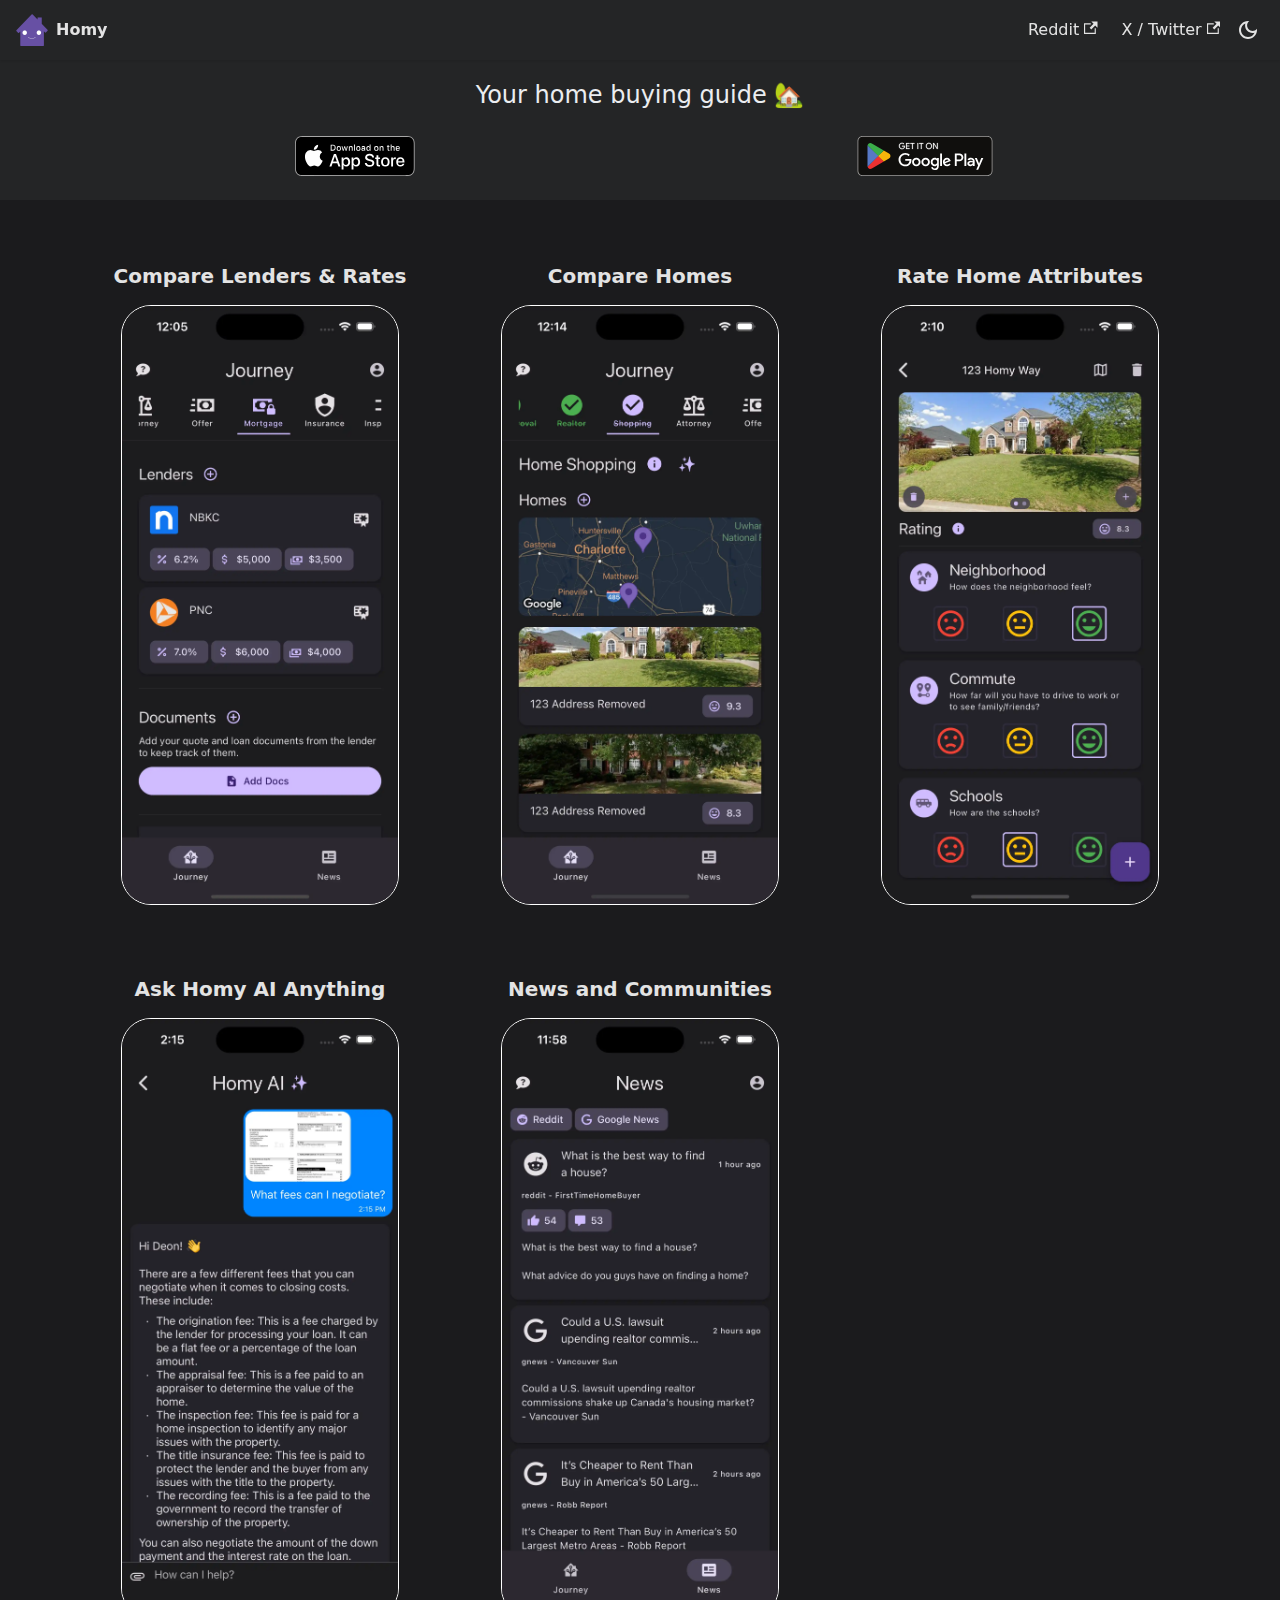
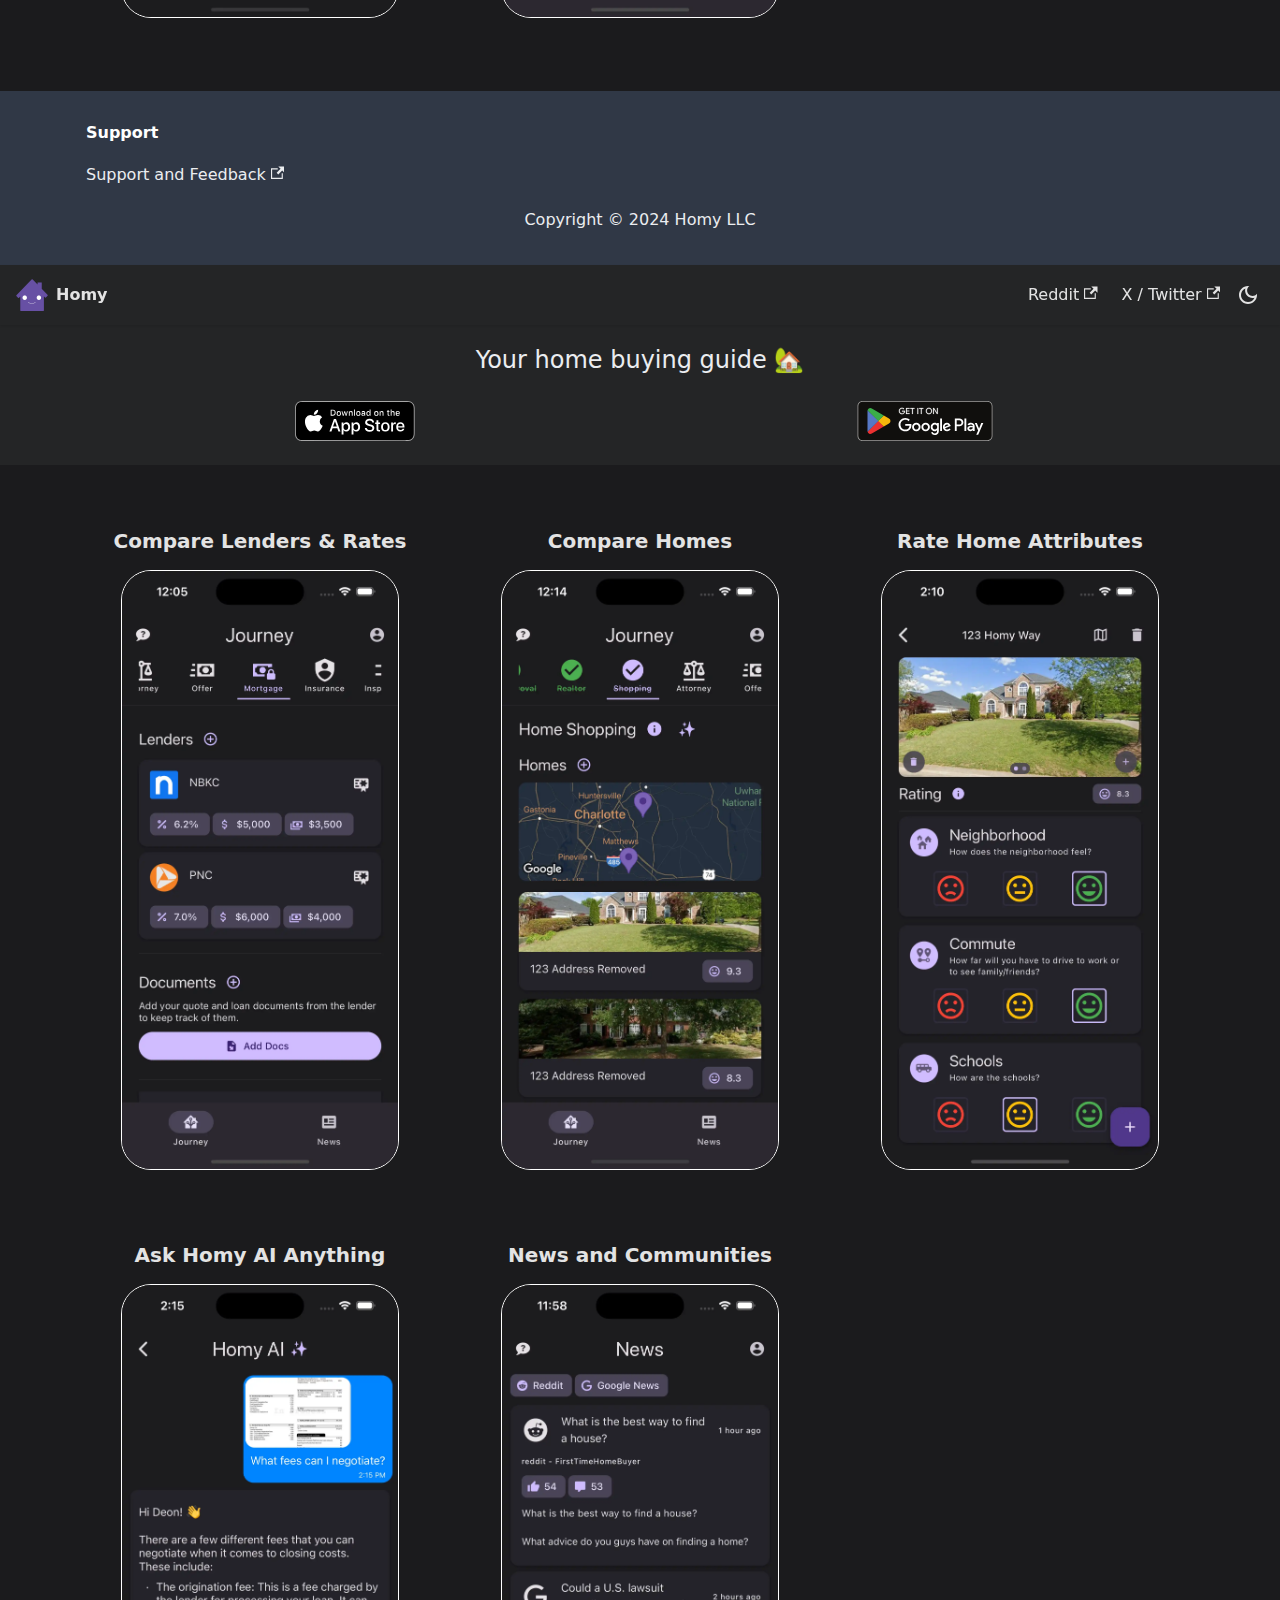
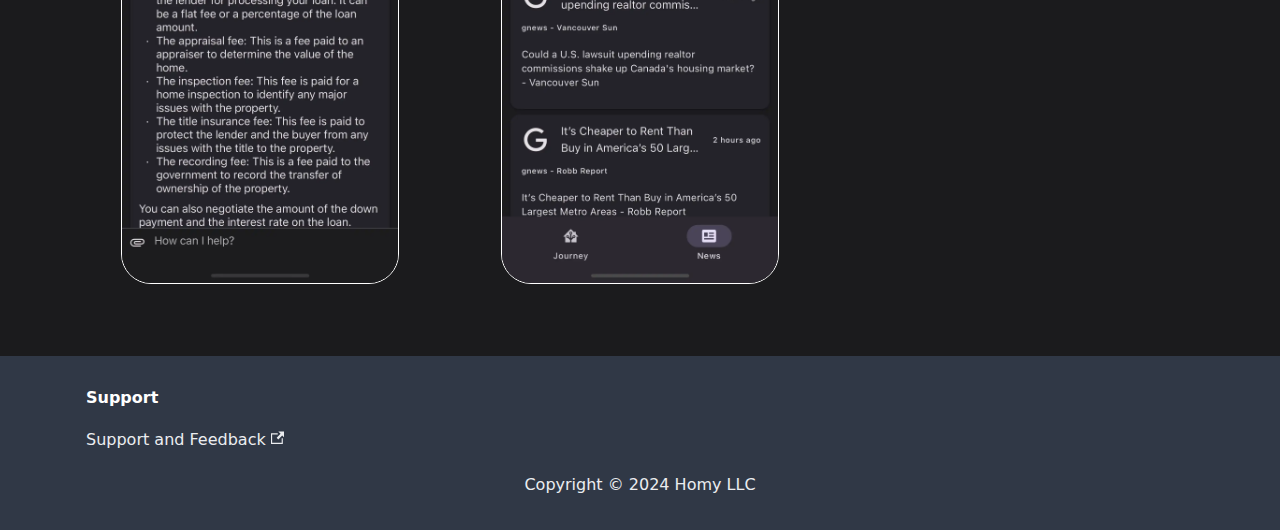
<file: index.html>
<!doctype html>
<html lang="en" dir="ltr" class="plugin-pages plugin-id-default" data-has-hydrated="false">
<head>
<meta charset="UTF-8">
<meta name="generator" content="Docusaurus v3.2.1">
<title data-rh="true">Homy | Homy</title><meta data-rh="true" name="viewport" content="width=device-width,initial-scale=1"><meta data-rh="true" name="twitter:card" content="summary_large_image"><meta data-rh="true" property="og:image" content="https://www.homyapp.net/img/homy.png"><meta data-rh="true" name="twitter:image" content="https://www.homyapp.net/img/homy.png"><meta data-rh="true" property="og:url" content="https://www.homyapp.net/"><meta data-rh="true" property="og:locale" content="en"><meta data-rh="true" name="docusaurus_locale" content="en"><meta data-rh="true" name="docusaurus_tag" content="default"><meta data-rh="true" name="docsearch:language" content="en"><meta data-rh="true" name="docsearch:docusaurus_tag" content="default"><meta data-rh="true" property="og:title" content="Homy | Homy"><meta data-rh="true" name="description" content="Home Buying Guide"><meta data-rh="true" property="og:description" content="Home Buying Guide"><link data-rh="true" rel="icon" href="/img/favicon.ico"><link data-rh="true" rel="canonical" href="https://www.homyapp.net/"><link data-rh="true" rel="alternate" href="https://www.homyapp.net/" hreflang="en"><link data-rh="true" rel="alternate" href="https://www.homyapp.net/" hreflang="x-default"><script data-rh="true">function insertBanner(){var n=document.createElement("div");n.id="__docusaurus-base-url-issue-banner-container";n.innerHTML='\n<div id="__docusaurus-base-url-issue-banner" style="border: thick solid red; background-color: rgb(255, 230, 179); margin: 20px; padding: 20px; font-size: 20px;">\n   <p style="font-weight: bold; font-size: 30px;">Your Docusaurus site did not load properly.</p>\n   <p>A very common reason is a wrong site <a href="https://docusaurus.io/docs/docusaurus.config.js/#baseUrl" style="font-weight: bold;">baseUrl configuration</a>.</p>\n   <p>Current configured baseUrl = <span style="font-weight: bold; color: red;">/</span>  (default value)</p>\n   <p>We suggest trying baseUrl = <span id="__docusaurus-base-url-issue-banner-suggestion-container" style="font-weight: bold; color: green;"></span></p>\n</div>\n',document.body.prepend(n);var e=document.getElementById("__docusaurus-base-url-issue-banner-suggestion-container"),s=window.location.pathname,o="/"===s.substr(-1)?s:s+"/";e.innerHTML=o}document.addEventListener("DOMContentLoaded",(function(){void 0===window.docusaurus&&insertBanner()}))</script><link rel="preconnect" href="https://www.google-analytics.com">
<link rel="preconnect" href="https://www.googletagmanager.com">
<script async src="https://www.googletagmanager.com/gtag/js?id=G-7VLPJDEBKM"></script>
<script>function gtag(){dataLayer.push(arguments)}window.dataLayer=window.dataLayer||[],gtag("js",new Date),gtag("config","G-7VLPJDEBKM",{})</script><link rel="stylesheet" href="/assets/css/styles.4c07f08e.css">
<script src="/assets/js/runtime~main.f89ab69f.js" defer="defer"></script>
<script src="/assets/js/main.4b8d5851.js" defer="defer"></script>
</head>
<body class="navigation-with-keyboard">
<script>!function(){function t(t){document.documentElement.setAttribute("data-theme",t)}var e=function(){try{return new URLSearchParams(window.location.search).get("docusaurus-theme")}catch(t){}}()||function(){try{return localStorage.getItem("theme")}catch(t){}}();t(null!==e?e:"dark")}(),function(){try{const c=new URLSearchParams(window.location.search).entries();for(var[t,e]of c)if(t.startsWith("docusaurus-data-")){var a=t.replace("docusaurus-data-","data-");document.documentElement.setAttribute(a,e)}}catch(t){}}()</script><div id="__docusaurus"><div role="region" aria-label="Skip to main content"><a class="skipToContent_fXgn" href="#__docusaurus_skipToContent_fallback">Skip to main content</a></div><nav aria-label="Main" class="navbar navbar--fixed-top"><div class="navbar__inner"><div class="navbar__items"><button aria-label="Toggle navigation bar" aria-expanded="false" class="navbar__toggle clean-btn" type="button"><svg width="30" height="30" viewBox="0 0 30 30" aria-hidden="true"><path stroke="currentColor" stroke-linecap="round" stroke-miterlimit="10" stroke-width="2" d="M4 7h22M4 15h22M4 23h22"></path></svg></button><a class="navbar__brand" href="/"><div class="navbar__logo"><img src="/img/homy.png" alt="Homy" class="themedComponent_mlkZ themedComponent--light_NVdE"><img src="/img/homy.png" alt="Homy" class="themedComponent_mlkZ themedComponent--dark_xIcU"></div><b class="navbar__title text--truncate">Homy</b></a></div><div class="navbar__items navbar__items--right"><a href="https://www.reddit.com/r/homyApp" target="_blank" rel="noopener noreferrer" class="navbar__item navbar__link">Reddit<svg width="13.5" height="13.5" aria-hidden="true" viewBox="0 0 24 24" class="iconExternalLink_nPIU"><path fill="currentColor" d="M21 13v10h-21v-19h12v2h-10v15h17v-8h2zm3-12h-10.988l4.035 4-6.977 7.07 2.828 2.828 6.977-7.07 4.125 4.172v-11z"></path></svg></a><a href="https://x.com/homy_apps" target="_blank" rel="noopener noreferrer" class="navbar__item navbar__link">X / Twitter<svg width="13.5" height="13.5" aria-hidden="true" viewBox="0 0 24 24" class="iconExternalLink_nPIU"><path fill="currentColor" d="M21 13v10h-21v-19h12v2h-10v15h17v-8h2zm3-12h-10.988l4.035 4-6.977 7.07 2.828 2.828 6.977-7.07 4.125 4.172v-11z"></path></svg></a><div class="toggle_vylO colorModeToggle_DEke"><button class="clean-btn toggleButton_gllP toggleButtonDisabled_aARS" type="button" disabled="" title="Switch between dark and light mode (currently dark mode)" aria-label="Switch between dark and light mode (currently dark mode)" aria-live="polite"><svg viewBox="0 0 24 24" width="24" height="24" class="lightToggleIcon_pyhR"><path fill="currentColor" d="M12,9c1.65,0,3,1.35,3,3s-1.35,3-3,3s-3-1.35-3-3S10.35,9,12,9 M12,7c-2.76,0-5,2.24-5,5s2.24,5,5,5s5-2.24,5-5 S14.76,7,12,7L12,7z M2,13l2,0c0.55,0,1-0.45,1-1s-0.45-1-1-1l-2,0c-0.55,0-1,0.45-1,1S1.45,13,2,13z M20,13l2,0c0.55,0,1-0.45,1-1 s-0.45-1-1-1l-2,0c-0.55,0-1,0.45-1,1S19.45,13,20,13z M11,2v2c0,0.55,0.45,1,1,1s1-0.45,1-1V2c0-0.55-0.45-1-1-1S11,1.45,11,2z M11,20v2c0,0.55,0.45,1,1,1s1-0.45,1-1v-2c0-0.55-0.45-1-1-1C11.45,19,11,19.45,11,20z M5.99,4.58c-0.39-0.39-1.03-0.39-1.41,0 c-0.39,0.39-0.39,1.03,0,1.41l1.06,1.06c0.39,0.39,1.03,0.39,1.41,0s0.39-1.03,0-1.41L5.99,4.58z M18.36,16.95 c-0.39-0.39-1.03-0.39-1.41,0c-0.39,0.39-0.39,1.03,0,1.41l1.06,1.06c0.39,0.39,1.03,0.39,1.41,0c0.39-0.39,0.39-1.03,0-1.41 L18.36,16.95z M19.42,5.99c0.39-0.39,0.39-1.03,0-1.41c-0.39-0.39-1.03-0.39-1.41,0l-1.06,1.06c-0.39,0.39-0.39,1.03,0,1.41 s1.03,0.39,1.41,0L19.42,5.99z M7.05,18.36c0.39-0.39,0.39-1.03,0-1.41c-0.39-0.39-1.03-0.39-1.41,0l-1.06,1.06 c-0.39,0.39-0.39,1.03,0,1.41s1.03,0.39,1.41,0L7.05,18.36z"></path></svg><svg viewBox="0 0 24 24" width="24" height="24" class="darkToggleIcon_wfgR"><path fill="currentColor" d="M9.37,5.51C9.19,6.15,9.1,6.82,9.1,7.5c0,4.08,3.32,7.4,7.4,7.4c0.68,0,1.35-0.09,1.99-0.27C17.45,17.19,14.93,19,12,19 c-3.86,0-7-3.14-7-7C5,9.07,6.81,6.55,9.37,5.51z M12,3c-4.97,0-9,4.03-9,9s4.03,9,9,9s9-4.03,9-9c0-0.46-0.04-0.92-0.1-1.36 c-0.98,1.37-2.58,2.26-4.4,2.26c-2.98,0-5.4-2.42-5.4-5.4c0-1.81,0.89-3.42,2.26-4.4C12.92,3.04,12.46,3,12,3L12,3z"></path></svg></button></div><div class="navbarSearchContainer_Bca1"></div></div></div><div role="presentation" class="navbar-sidebar__backdrop"></div></nav><div id="__docusaurus_skipToContent_fallback" class="main-wrapper mainWrapper_z2l0"><header class="hero heroBanner_qdFl"><div class="container"><p class="hero__subtitle">Your home buying guide 🏡</p><div class="row"><div class="col col--6"><a href="https://apps.apple.com/us/app/homy-home-buying-guide/id6475647280?platform=iphone" target="_blank" rel="noreferrer"><svg xmlns="http://www.w3.org/2000/svg" width="119.664" height="40" viewBox="0 0 119.664 40" role="img"><title>Download_on_the_App_Store_Badge_US-UK_RGB_blk_4SVG_092917</title><path d="M110.135 0H9.535c-.367 0-.73 0-1.095.002-.306.002-.61.008-.919.013A13.215 13.215 0 0 0 5.517.19a6.665 6.665 0 0 0-1.9.627 6.438 6.438 0 0 0-1.62 1.18A6.258 6.258 0 0 0 .82 3.617a6.601 6.601 0 0 0-.625 1.903 12.993 12.993 0 0 0-.179 2.002c-.01.307-.01.615-.015.921V31.56c.005.31.006.61.015.921a12.992 12.992 0 0 0 .18 2.002 6.588 6.588 0 0 0 .624 1.905A6.208 6.208 0 0 0 1.998 38a6.274 6.274 0 0 0 1.618 1.179 6.7 6.7 0 0 0 1.901.63 13.455 13.455 0 0 0 2.004.177c.31.007.613.011.919.011.366.002.728.002 1.095.002h100.6c.36 0 .724 0 1.084-.002.304 0 .617-.004.922-.01a13.279 13.279 0 0 0 2-.178 6.804 6.804 0 0 0 1.908-.63A6.277 6.277 0 0 0 117.666 38a6.395 6.395 0 0 0 1.182-1.614 6.604 6.604 0 0 0 .619-1.905 13.506 13.506 0 0 0 .185-2.002c.004-.31.004-.61.004-.921.008-.364.008-.725.008-1.094V9.536c0-.366 0-.73-.008-1.092 0-.306 0-.614-.004-.92a13.507 13.507 0 0 0-.185-2.003 6.618 6.618 0 0 0-.62-1.903 6.466 6.466 0 0 0-2.798-2.8 6.768 6.768 0 0 0-1.908-.627 13.044 13.044 0 0 0-2-.176c-.305-.005-.618-.011-.922-.013-.36-.002-.725-.002-1.084-.002Z" style="fill:#a6a6a6"></path><path d="M8.445 39.125c-.305 0-.602-.004-.904-.01a12.687 12.687 0 0 1-1.87-.164 5.884 5.884 0 0 1-1.656-.548 5.406 5.406 0 0 1-1.397-1.016 5.32 5.32 0 0 1-1.02-1.397 5.722 5.722 0 0 1-.544-1.657 12.414 12.414 0 0 1-.166-1.875c-.007-.21-.015-.913-.015-.913v-23.1s.009-.692.015-.895a12.37 12.37 0 0 1 .165-1.872 5.755 5.755 0 0 1 .544-1.662 5.373 5.373 0 0 1 1.015-1.398 5.565 5.565 0 0 1 1.402-1.023 5.823 5.823 0 0 1 1.653-.544A12.586 12.586 0 0 1 7.543.887l.902-.012h102.769l.913.013a12.385 12.385 0 0 1 1.858.162 5.938 5.938 0 0 1 1.671.548 5.594 5.594 0 0 1 2.415 2.42 5.763 5.763 0 0 1 .535 1.649 12.995 12.995 0 0 1 .174 1.887c.003.283.003.588.003.89.008.375.008.732.008 1.092v20.929c0 .363 0 .718-.008 1.075 0 .325 0 .623-.004.93a12.731 12.731 0 0 1-.17 1.853 5.739 5.739 0 0 1-.54 1.67 5.48 5.48 0 0 1-1.016 1.386 5.413 5.413 0 0 1-1.4 1.022 5.862 5.862 0 0 1-1.668.55 12.542 12.542 0 0 1-1.869.163c-.293.007-.6.011-.897.011l-1.084.002Z"></path><g data-name="&lt;Group&gt;"><g data-name="&lt;Group&gt;"><path data-name="&lt;Path&gt;" d="M24.769 20.3a4.949 4.949 0 0 1 2.356-4.151 5.066 5.066 0 0 0-3.99-2.158c-1.68-.176-3.308 1.005-4.164 1.005-.872 0-2.19-.988-3.608-.958a5.315 5.315 0 0 0-4.473 2.728c-1.934 3.348-.491 8.269 1.361 10.976.927 1.325 2.01 2.805 3.428 2.753 1.387-.058 1.905-.885 3.58-.885 1.658 0 2.144.885 3.59.852 1.489-.025 2.426-1.332 3.32-2.67a10.962 10.962 0 0 0 1.52-3.092 4.782 4.782 0 0 1-2.92-4.4ZM22.037 12.21a4.872 4.872 0 0 0 1.115-3.49 4.957 4.957 0 0 0-3.208 1.66A4.636 4.636 0 0 0 18.8 13.74a4.1 4.1 0 0 0 3.237-1.53Z" style="fill:#fff"></path></g><path d="M42.302 27.14H37.57l-1.137 3.356h-2.005l4.484-12.418h2.083l4.483 12.418h-2.039Zm-4.243-1.55h3.752l-1.85-5.446h-.051ZM55.16 25.97c0 2.813-1.506 4.62-3.779 4.62a3.07 3.07 0 0 1-2.848-1.583h-.043v4.484H46.63V21.442h1.8v1.506h.033a3.212 3.212 0 0 1 2.883-1.6c2.298 0 3.813 1.816 3.813 4.622Zm-1.91 0c0-1.833-.948-3.038-2.393-3.038-1.42 0-2.375 1.23-2.375 3.038 0 1.824.955 3.046 2.375 3.046 1.445 0 2.393-1.197 2.393-3.046ZM65.125 25.97c0 2.813-1.506 4.62-3.779 4.62a3.07 3.07 0 0 1-2.848-1.583h-.043v4.484h-1.859V21.442h1.799v1.506h.034a3.212 3.212 0 0 1 2.883-1.6c2.298 0 3.813 1.816 3.813 4.622Zm-1.91 0c0-1.833-.948-3.038-2.393-3.038-1.42 0-2.375 1.23-2.375 3.038 0 1.824.955 3.046 2.375 3.046 1.445 0 2.392-1.197 2.392-3.046ZM71.71 27.036c.138 1.232 1.334 2.04 2.97 2.04 1.566 0 2.693-.808 2.693-1.919 0-.964-.68-1.54-2.29-1.936l-1.609-.388c-2.28-.55-3.339-1.617-3.339-3.348 0-2.142 1.867-3.614 4.519-3.614 2.624 0 4.423 1.472 4.483 3.614h-1.876c-.112-1.239-1.136-1.987-2.634-1.987s-2.521.757-2.521 1.858c0 .878.654 1.395 2.255 1.79l1.368.336c2.548.603 3.606 1.626 3.606 3.443 0 2.323-1.85 3.778-4.793 3.778-2.754 0-4.614-1.42-4.734-3.667ZM83.346 19.3v2.142h1.722v1.472h-1.722v4.991c0 .776.345 1.137 1.102 1.137a5.808 5.808 0 0 0 .611-.043v1.463a5.104 5.104 0 0 1-1.032.086c-1.833 0-2.548-.689-2.548-2.445v-5.189h-1.316v-1.472h1.316V19.3ZM86.065 25.97c0-2.849 1.678-4.639 4.294-4.639 2.625 0 4.295 1.79 4.295 4.639 0 2.856-1.661 4.638-4.295 4.638-2.633 0-4.294-1.782-4.294-4.638Zm6.695 0c0-1.954-.895-3.108-2.401-3.108s-2.4 1.162-2.4 3.108c0 1.962.894 3.106 2.4 3.106s2.401-1.144 2.401-3.106ZM96.186 21.442h1.773v1.541h.043a2.16 2.16 0 0 1 2.177-1.635 2.866 2.866 0 0 1 .637.069v1.738a2.598 2.598 0 0 0-.835-.112 1.873 1.873 0 0 0-1.937 2.083v5.37h-1.858ZM109.384 27.837c-.25 1.643-1.85 2.771-3.898 2.771-2.634 0-4.269-1.764-4.269-4.595 0-2.84 1.644-4.682 4.19-4.682 2.506 0 4.08 1.72 4.08 4.466v.637h-6.394v.112a2.358 2.358 0 0 0 2.436 2.564 2.048 2.048 0 0 0 2.09-1.273Zm-6.282-2.702h4.526a2.177 2.177 0 0 0-2.22-2.298 2.292 2.292 0 0 0-2.306 2.298Z" style="fill:#fff"></path></g><g data-name="&lt;Group&gt;"><path d="M37.826 8.731a2.64 2.64 0 0 1 2.808 2.965c0 1.906-1.03 3.002-2.808 3.002h-2.155V8.73Zm-1.228 5.123h1.125a1.876 1.876 0 0 0 1.967-2.146 1.881 1.881 0 0 0-1.967-2.134h-1.125ZM41.68 12.444a2.133 2.133 0 1 1 4.248 0 2.134 2.134 0 1 1-4.247 0Zm3.334 0c0-.976-.439-1.547-1.208-1.547-.773 0-1.207.571-1.207 1.547 0 .984.434 1.55 1.207 1.55.77 0 1.208-.57 1.208-1.55ZM51.573 14.698h-.922l-.93-3.317h-.07l-.927 3.317h-.913l-1.242-4.503h.902l.806 3.436h.067l.926-3.436h.852l.926 3.436h.07l.803-3.436h.889ZM53.854 10.195h.855v.715h.066a1.348 1.348 0 0 1 1.344-.802 1.465 1.465 0 0 1 1.559 1.675v2.915h-.889v-2.692c0-.724-.314-1.084-.972-1.084a1.033 1.033 0 0 0-1.075 1.141v2.635h-.888ZM59.094 8.437h.888v6.26h-.888ZM61.218 12.444a2.133 2.133 0 1 1 4.247 0 2.134 2.134 0 1 1-4.247 0Zm3.333 0c0-.976-.439-1.547-1.208-1.547-.773 0-1.207.571-1.207 1.547 0 .984.434 1.55 1.207 1.55.77 0 1.208-.57 1.208-1.55ZM66.4 13.424c0-.81.604-1.278 1.676-1.344l1.22-.07v-.389c0-.475-.315-.744-.922-.744-.497 0-.84.182-.939.5h-.86c.09-.773.818-1.27 1.84-1.27 1.128 0 1.765.563 1.765 1.514v3.077h-.855v-.633h-.07a1.515 1.515 0 0 1-1.353.707 1.36 1.36 0 0 1-1.501-1.348Zm2.895-.384v-.377l-1.1.07c-.62.042-.9.253-.9.65 0 .405.351.64.834.64a1.062 1.062 0 0 0 1.166-.983ZM71.348 12.444c0-1.423.732-2.324 1.87-2.324a1.484 1.484 0 0 1 1.38.79h.067V8.437h.888v6.26h-.851v-.71h-.07a1.563 1.563 0 0 1-1.415.785c-1.145 0-1.869-.901-1.869-2.328Zm.918 0c0 .955.45 1.53 1.203 1.53.75 0 1.212-.583 1.212-1.526 0-.938-.468-1.53-1.212-1.53-.748 0-1.203.58-1.203 1.526ZM79.23 12.444a2.133 2.133 0 1 1 4.247 0 2.134 2.134 0 1 1-4.247 0Zm3.333 0c0-.976-.438-1.547-1.208-1.547-.772 0-1.207.571-1.207 1.547 0 .984.435 1.55 1.207 1.55.77 0 1.208-.57 1.208-1.55ZM84.67 10.195h.855v.715h.066a1.348 1.348 0 0 1 1.344-.802 1.465 1.465 0 0 1 1.559 1.675v2.915h-.889v-2.692c0-.724-.314-1.084-.972-1.084a1.033 1.033 0 0 0-1.075 1.141v2.635h-.889ZM93.515 9.074v1.141h.976v.749h-.976v2.315c0 .472.194.679.637.679a2.967 2.967 0 0 0 .339-.021v.74a2.916 2.916 0 0 1-.484.046c-.988 0-1.381-.348-1.381-1.216v-2.543h-.715v-.749h.715V9.074ZM95.705 8.437h.88v2.481h.07a1.386 1.386 0 0 1 1.374-.806 1.483 1.483 0 0 1 1.55 1.679v2.907h-.889V12.01c0-.72-.335-1.084-.963-1.084a1.052 1.052 0 0 0-1.134 1.142v2.63h-.888ZM104.761 13.482a1.828 1.828 0 0 1-1.95 1.303 2.045 2.045 0 0 1-2.081-2.325 2.077 2.077 0 0 1 2.076-2.352c1.253 0 2.009.856 2.009 2.27v.31h-3.18v.05a1.19 1.19 0 0 0 1.2 1.29 1.08 1.08 0 0 0 1.07-.546Zm-3.126-1.451h2.275a1.086 1.086 0 0 0-1.109-1.167 1.152 1.152 0 0 0-1.166 1.167Z" style="fill:#fff"></path></g></svg></a></div><div class="col col--6"><a href="https://play.google.com/store/apps/details?id=net.homyapp" target="_blank" rel="noreferrer"><svg width="180" height="40" viewBox="0 0 180 53.333" xml:space="preserve" xmlns="http://www.w3.org/2000/svg" role="img"><path d="M173.33 53.333H6.67c-3.667 0-6.666-3-6.666-6.667V6.669C.004 3 3.004 0 6.67 0h166.66c3.667 0 6.667 3 6.667 6.666v40c0 3.666-3 6.666-6.667 6.666" fill="#100f0d"></path><path d="M173.33.001H6.67c-3.667 0-6.666 3-6.666 6.667v39.998c0 3.667 3 6.667 6.666 6.667h166.66c3.667 0 6.667-3 6.667-6.667V6.669c0-3.667-3-6.667-6.667-6.667zm0 1.066c3.088 0 5.6 2.513 5.6 5.6v40c0 3.087-2.512 5.6-5.6 5.6H6.67a5.606 5.606 0 0 1-5.6-5.6v-40c0-3.087 2.512-5.6 5.6-5.6h166.66" fill="#a2a2a1"></path><path d="M142.58 40h2.488V23.331h-2.488zm22.409-10.664-2.852 7.226h-.085l-2.96-7.226h-2.68l4.44 10.1-2.532 5.619h2.595l6.84-15.719zm-14.11 8.77c-.813 0-1.95-.407-1.95-1.415 0-1.286 1.415-1.78 2.637-1.78 1.093 0 1.609.236 2.273.558a3.016 3.016 0 0 1-2.96 2.638zm.301-9.135c-1.801 0-3.666.794-4.438 2.553l2.208.921c.472-.921 1.35-1.221 2.273-1.221 1.287 0 2.595.77 2.616 2.144v.171c-.45-.257-1.416-.643-2.595-.643-2.381 0-4.804 1.308-4.804 3.752 0 2.23 1.952 3.667 4.139 3.667 1.672 0 2.596-.75 3.173-1.63h.087v1.288h2.403v-6.391c0-2.96-2.211-4.61-5.062-4.61zm-15.376 2.394h-3.538v-5.713h3.538c1.86 0 2.916 1.54 2.916 2.856 0 1.292-1.056 2.857-2.916 2.857zm-.064-8.034h-5.961v16.67h2.487v-6.315h3.474c2.758 0 5.468-1.996 5.468-5.177 0-3.18-2.71-5.177-5.468-5.177zM103.233 38.11c-1.718 0-3.157-1.44-3.157-3.415 0-1.998 1.439-3.458 3.157-3.458 1.697 0 3.029 1.46 3.029 3.458 0 1.976-1.332 3.415-3.029 3.415zm2.857-7.84h-.086c-.558-.666-1.633-1.267-2.985-1.267-2.836 0-5.435 2.492-5.435 5.692 0 3.179 2.599 5.65 5.435 5.65 1.352 0 2.427-.602 2.985-1.29h.086v.816c0 2.17-1.16 3.33-3.029 3.33-1.524 0-2.47-1.095-2.856-2.019l-2.17.902c.623 1.503 2.277 3.351 5.027 3.351 2.921 0 5.392-1.719 5.392-5.908v-10.18h-2.364zm4.082 9.73h2.49V23.33h-2.49zm6.164-5.498c-.064-2.191 1.698-3.308 2.965-3.308.988 0 1.825.494 2.105 1.202zm7.733-1.89c-.473-1.268-1.912-3.61-4.854-3.61-2.922 0-5.35 2.3-5.35 5.672 0 3.179 2.407 5.67 5.628 5.67 2.6 0 4.104-1.589 4.727-2.513l-1.933-1.289c-.645.946-1.525 1.569-2.794 1.569-1.266 0-2.169-.58-2.748-1.72l7.582-3.135zm-60.41-1.87v2.407h5.757c-.172 1.353-.623 2.34-1.31 3.028-.838.838-2.148 1.762-4.446 1.762-3.545 0-6.315-2.857-6.315-6.401s2.77-6.402 6.315-6.402c1.912 0 3.307.752 4.339 1.719l1.697-1.697c-1.44-1.375-3.351-2.427-6.036-2.427-4.855 0-8.937 3.952-8.937 8.807 0 4.854 4.082 8.806 8.937 8.806 2.62 0 4.596-.859 6.143-2.47 1.59-1.59 2.084-3.823 2.084-5.628 0-.558-.044-1.073-.13-1.503zm14.773 7.368c-1.719 0-3.201-1.417-3.201-3.436 0-2.041 1.482-3.437 3.2-3.437 1.719 0 3.201 1.396 3.201 3.437 0 2.019-1.482 3.436-3.2 3.436zm0-9.107c-3.137 0-5.693 2.384-5.693 5.67 0 3.266 2.556 5.671 5.693 5.671 3.136 0 5.692-2.405 5.692-5.67 0-3.287-2.556-5.671-5.692-5.671zm12.417 9.107c-1.718 0-3.2-1.417-3.2-3.436 0-2.041 1.482-3.437 3.2-3.437 1.719 0 3.2 1.396 3.2 3.437 0 2.019-1.481 3.436-3.2 3.436zm0-9.107c-3.136 0-5.692 2.384-5.692 5.67 0 3.266 2.556 5.671 5.692 5.671 3.137 0 5.693-2.405 5.693-5.67 0-3.287-2.556-5.671-5.693-5.671" fill="#fff"></path><path d="M27.622 25.899 13.428 40.965l.002.009a3.833 3.833 0 0 0 5.648 2.312l.046-.026 15.978-9.22-7.48-8.141" fill="#eb3131"></path><path d="m41.983 23.334-.014-.01-6.898-3.998L27.3 26.24l7.8 7.798 6.861-3.96a3.836 3.836 0 0 0 .023-6.745" fill="#f6b60b"></path><path d="M13.426 12.37c-.085.315-.13.644-.13.987V39.98c0 .341.044.672.13.985l14.685-14.68L13.427 12.37" fill="#5778c5"></path><path d="m27.727 26.668 7.347-7.345-15.96-9.254a3.843 3.843 0 0 0-5.687 2.297v.004l14.3 14.298" fill="#3bad49"></path><path d="M63.193 13.042h-3.89v.963h2.915c-.08.785-.392 1.402-.919 1.85-.527.447-1.2.672-1.995.672-.873 0-1.613-.304-2.22-.908-.593-.616-.895-1.379-.895-2.298 0-.918.302-1.68.896-2.298.606-.604 1.346-.906 2.219-.906.448 0 .875.077 1.266.246.392.169.706.404.952.706l.74-.74a3.33 3.33 0 0 0-1.288-.885 4.396 4.396 0 0 0-1.67-.314c-1.165 0-2.152.404-2.959 1.21-.806.808-1.21 1.804-1.21 2.981 0 1.177.404 2.175 1.21 2.982.806.806 1.794 1.21 2.958 1.21 1.223 0 2.198-.392 2.948-1.188.66-.662.998-1.558.998-2.679 0-.19-.023-.391-.056-.604zM64.7 9.309v8.025h4.685v-.986h-3.654v-2.545h3.296v-.963H65.73v-2.544h3.654V9.31zm11.255.987V9.31H70.44v.987h2.242v7.038h1.031v-7.038zm4.992-.987h-1.03v8.025h1.03zm6.807.987V9.31h-5.515v.987h2.242v7.038h1.031v-7.038zm10.406.057c-.796-.82-1.77-1.223-2.936-1.223s-2.141.404-2.937 1.21c-.796.796-1.187 1.794-1.187 2.981s.391 2.186 1.187 2.982c.796.806 1.77 1.21 2.937 1.21 1.155 0 2.14-.404 2.936-1.21.796-.796 1.187-1.794 1.187-2.982 0-1.177-.391-2.173-1.187-2.968zm-5.133.67c.593-.604 1.323-.906 2.197-.906.873 0 1.603.302 2.186.906.594.594.885 1.369.885 2.298 0 .932-.291 1.704-.885 2.298-.583.604-1.313.908-2.186.908-.874 0-1.604-.304-2.197-.908-.582-.606-.873-1.366-.873-2.298 0-.929.291-1.691.873-2.298zm8.77 1.313-.043-1.548h.043l4.08 6.546h1.076V9.309h-1.03v4.695l.043 1.548h-.044l-3.9-6.243h-1.256v8.025h1.031z" fill="#fff" stroke="#fff" stroke-miterlimit="10" stroke-width="0.267"></path></svg></a></div></div></div></header><main><section class="features_cAfv"><div class="container"><div class="row"><div class="col col--4"><div class="text--center padding-horiz--md padding-vert--lg"><h3>Compare Lenders &amp; Rates</h3><img src="/assets/images/Mortgage-cea827a03a2cd52b0e3e80b7b8493ccd.webp" alt="Compare Lenders &amp; Rates" class="previewImage_NgB5"></div></div><div class="col col--4"><div class="text--center padding-horiz--md padding-vert--lg"><h3>Compare Homes</h3><img src="/assets/images/Homes-164638e45ea2f3a8d1a8c02049fa51a5.webp" alt="Compare Homes" class="previewImage_NgB5"></div></div><div class="col col--4"><div class="text--center padding-horiz--md padding-vert--lg"><h3>Rate Home Attributes</h3><img src="/assets/images/HomeDetails-7a88b5ad5eff2de3fca4d81ed496a89b.webp" alt="Rate Home Attributes" class="previewImage_NgB5"></div></div><div class="col col--4"><div class="text--center padding-horiz--md padding-vert--lg"><h3>Ask Homy AI Anything</h3><img src="/assets/images/HomyAI-73b1d364b88057133f1ebee830fc88a9.webp" alt="Ask Homy AI Anything" class="previewImage_NgB5"></div></div><div class="col col--4"><div class="text--center padding-horiz--md padding-vert--lg"><h3>News and Communities</h3><img src="/assets/images/News-77e568f5ab741577c97df5ca77699766.webp" alt="News and Communities" class="previewImage_NgB5"></div></div></div></div></section></main></div><footer class="footer footer--dark"><div class="container container-fluid"><div class="row footer__links"><div class="col footer__col"><div class="footer__title">Support</div><ul class="footer__items clean-list"><li class="footer__item"><a href="mailto:support@homyapp.net" target="_blank" rel="noopener noreferrer" class="footer__link-item">Support and Feedback<svg width="13.5" height="13.5" aria-hidden="true" viewBox="0 0 24 24" class="iconExternalLink_nPIU"><path fill="currentColor" d="M21 13v10h-21v-19h12v2h-10v15h17v-8h2zm3-12h-10.988l4.035 4-6.977 7.07 2.828 2.828 6.977-7.07 4.125 4.172v-11z"></path></svg></a></li></ul></div></div><div class="footer__bottom text--center"><div class="footer__copyright">Copyright © 2024 Homy LLC</div></div></div></footer></div>
</body>
</html>
</file>
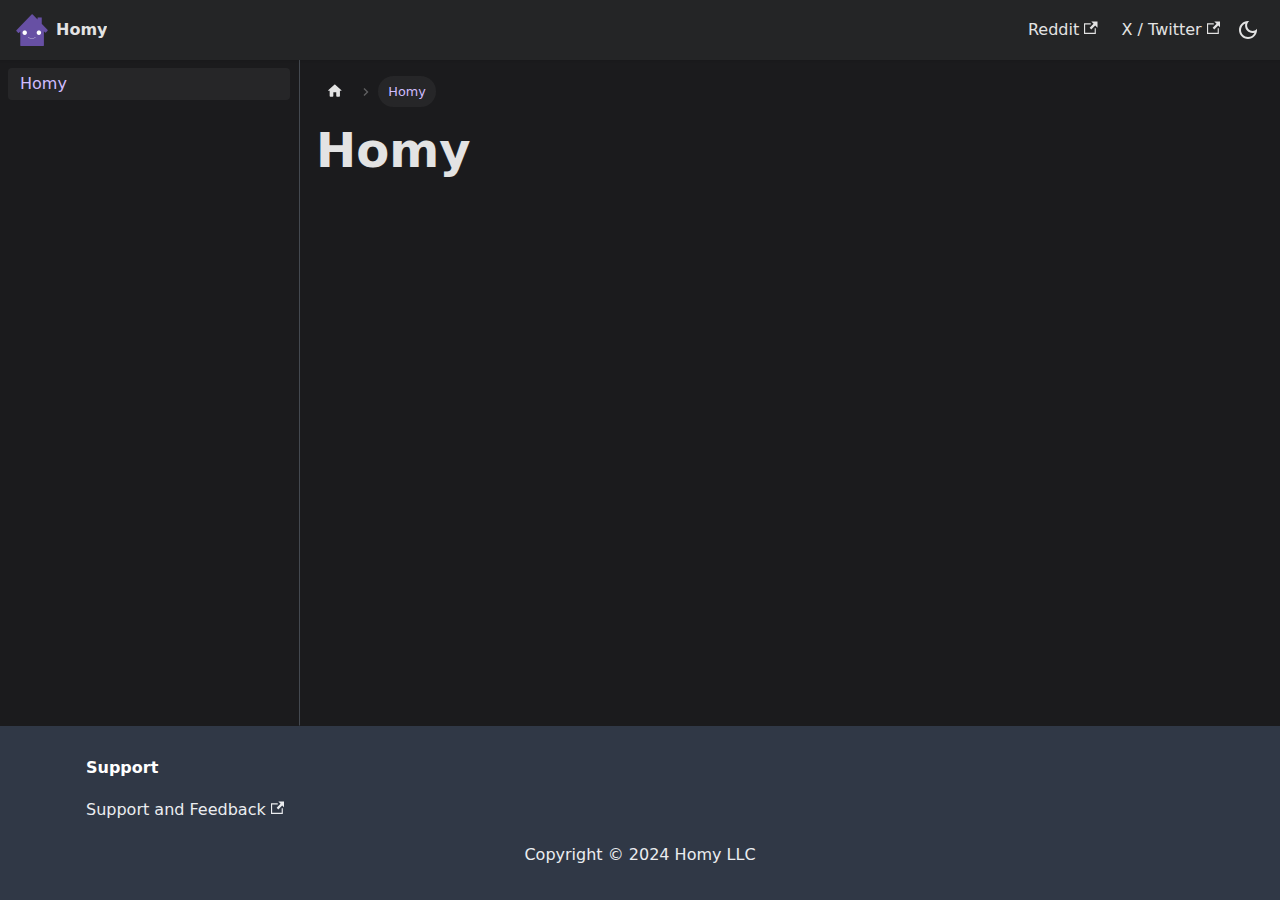
<file: docs/intro/index.html>
<!doctype html>
<html lang="en" dir="ltr" class="docs-wrapper plugin-docs plugin-id-default docs-version-current docs-doc-page docs-doc-id-intro" data-has-hydrated="false">
<head>
<meta charset="UTF-8">
<meta name="generator" content="Docusaurus v3.2.1">
<title data-rh="true">Homy | Homy</title><meta data-rh="true" name="viewport" content="width=device-width,initial-scale=1"><meta data-rh="true" name="twitter:card" content="summary_large_image"><meta data-rh="true" property="og:image" content="https://www.homyapp.net/img/homy.png"><meta data-rh="true" name="twitter:image" content="https://www.homyapp.net/img/homy.png"><meta data-rh="true" property="og:url" content="https://www.homyapp.net/docs/intro"><meta data-rh="true" property="og:locale" content="en"><meta data-rh="true" name="docusaurus_locale" content="en"><meta data-rh="true" name="docsearch:language" content="en"><meta data-rh="true" name="docusaurus_version" content="current"><meta data-rh="true" name="docusaurus_tag" content="docs-default-current"><meta data-rh="true" name="docsearch:version" content="current"><meta data-rh="true" name="docsearch:docusaurus_tag" content="docs-default-current"><meta data-rh="true" property="og:title" content="Homy | Homy"><link data-rh="true" rel="icon" href="/img/favicon.ico"><link data-rh="true" rel="canonical" href="https://www.homyapp.net/docs/intro"><link data-rh="true" rel="alternate" href="https://www.homyapp.net/docs/intro" hreflang="en"><link data-rh="true" rel="alternate" href="https://www.homyapp.net/docs/intro" hreflang="x-default"><link rel="preconnect" href="https://www.google-analytics.com">
<link rel="preconnect" href="https://www.googletagmanager.com">
<script async src="https://www.googletagmanager.com/gtag/js?id=G-7VLPJDEBKM"></script>
<script>function gtag(){dataLayer.push(arguments)}window.dataLayer=window.dataLayer||[],gtag("js",new Date),gtag("config","G-7VLPJDEBKM",{})</script><link rel="stylesheet" href="/assets/css/styles.4c07f08e.css">
<script src="/assets/js/runtime~main.f89ab69f.js" defer="defer"></script>
<script src="/assets/js/main.4b8d5851.js" defer="defer"></script>
</head>
<body class="navigation-with-keyboard">
<script>!function(){function t(t){document.documentElement.setAttribute("data-theme",t)}var e=function(){try{return new URLSearchParams(window.location.search).get("docusaurus-theme")}catch(t){}}()||function(){try{return localStorage.getItem("theme")}catch(t){}}();t(null!==e?e:"dark")}(),function(){try{const c=new URLSearchParams(window.location.search).entries();for(var[t,e]of c)if(t.startsWith("docusaurus-data-")){var a=t.replace("docusaurus-data-","data-");document.documentElement.setAttribute(a,e)}}catch(t){}}()</script><div id="__docusaurus"><div role="region" aria-label="Skip to main content"><a class="skipToContent_fXgn" href="#__docusaurus_skipToContent_fallback">Skip to main content</a></div><nav aria-label="Main" class="navbar navbar--fixed-top"><div class="navbar__inner"><div class="navbar__items"><button aria-label="Toggle navigation bar" aria-expanded="false" class="navbar__toggle clean-btn" type="button"><svg width="30" height="30" viewBox="0 0 30 30" aria-hidden="true"><path stroke="currentColor" stroke-linecap="round" stroke-miterlimit="10" stroke-width="2" d="M4 7h22M4 15h22M4 23h22"></path></svg></button><a class="navbar__brand" href="/"><div class="navbar__logo"><img src="/img/homy.png" alt="Homy" class="themedComponent_mlkZ themedComponent--light_NVdE"><img src="/img/homy.png" alt="Homy" class="themedComponent_mlkZ themedComponent--dark_xIcU"></div><b class="navbar__title text--truncate">Homy</b></a></div><div class="navbar__items navbar__items--right"><a href="https://www.reddit.com/r/homyApp" target="_blank" rel="noopener noreferrer" class="navbar__item navbar__link">Reddit<svg width="13.5" height="13.5" aria-hidden="true" viewBox="0 0 24 24" class="iconExternalLink_nPIU"><path fill="currentColor" d="M21 13v10h-21v-19h12v2h-10v15h17v-8h2zm3-12h-10.988l4.035 4-6.977 7.07 2.828 2.828 6.977-7.07 4.125 4.172v-11z"></path></svg></a><a href="https://x.com/homy_apps" target="_blank" rel="noopener noreferrer" class="navbar__item navbar__link">X / Twitter<svg width="13.5" height="13.5" aria-hidden="true" viewBox="0 0 24 24" class="iconExternalLink_nPIU"><path fill="currentColor" d="M21 13v10h-21v-19h12v2h-10v15h17v-8h2zm3-12h-10.988l4.035 4-6.977 7.07 2.828 2.828 6.977-7.07 4.125 4.172v-11z"></path></svg></a><div class="toggle_vylO colorModeToggle_DEke"><button class="clean-btn toggleButton_gllP toggleButtonDisabled_aARS" type="button" disabled="" title="Switch between dark and light mode (currently dark mode)" aria-label="Switch between dark and light mode (currently dark mode)" aria-live="polite"><svg viewBox="0 0 24 24" width="24" height="24" class="lightToggleIcon_pyhR"><path fill="currentColor" d="M12,9c1.65,0,3,1.35,3,3s-1.35,3-3,3s-3-1.35-3-3S10.35,9,12,9 M12,7c-2.76,0-5,2.24-5,5s2.24,5,5,5s5-2.24,5-5 S14.76,7,12,7L12,7z M2,13l2,0c0.55,0,1-0.45,1-1s-0.45-1-1-1l-2,0c-0.55,0-1,0.45-1,1S1.45,13,2,13z M20,13l2,0c0.55,0,1-0.45,1-1 s-0.45-1-1-1l-2,0c-0.55,0-1,0.45-1,1S19.45,13,20,13z M11,2v2c0,0.55,0.45,1,1,1s1-0.45,1-1V2c0-0.55-0.45-1-1-1S11,1.45,11,2z M11,20v2c0,0.55,0.45,1,1,1s1-0.45,1-1v-2c0-0.55-0.45-1-1-1C11.45,19,11,19.45,11,20z M5.99,4.58c-0.39-0.39-1.03-0.39-1.41,0 c-0.39,0.39-0.39,1.03,0,1.41l1.06,1.06c0.39,0.39,1.03,0.39,1.41,0s0.39-1.03,0-1.41L5.99,4.58z M18.36,16.95 c-0.39-0.39-1.03-0.39-1.41,0c-0.39,0.39-0.39,1.03,0,1.41l1.06,1.06c0.39,0.39,1.03,0.39,1.41,0c0.39-0.39,0.39-1.03,0-1.41 L18.36,16.95z M19.42,5.99c0.39-0.39,0.39-1.03,0-1.41c-0.39-0.39-1.03-0.39-1.41,0l-1.06,1.06c-0.39,0.39-0.39,1.03,0,1.41 s1.03,0.39,1.41,0L19.42,5.99z M7.05,18.36c0.39-0.39,0.39-1.03,0-1.41c-0.39-0.39-1.03-0.39-1.41,0l-1.06,1.06 c-0.39,0.39-0.39,1.03,0,1.41s1.03,0.39,1.41,0L7.05,18.36z"></path></svg><svg viewBox="0 0 24 24" width="24" height="24" class="darkToggleIcon_wfgR"><path fill="currentColor" d="M9.37,5.51C9.19,6.15,9.1,6.82,9.1,7.5c0,4.08,3.32,7.4,7.4,7.4c0.68,0,1.35-0.09,1.99-0.27C17.45,17.19,14.93,19,12,19 c-3.86,0-7-3.14-7-7C5,9.07,6.81,6.55,9.37,5.51z M12,3c-4.97,0-9,4.03-9,9s4.03,9,9,9s9-4.03,9-9c0-0.46-0.04-0.92-0.1-1.36 c-0.98,1.37-2.58,2.26-4.4,2.26c-2.98,0-5.4-2.42-5.4-5.4c0-1.81,0.89-3.42,2.26-4.4C12.92,3.04,12.46,3,12,3L12,3z"></path></svg></button></div><div class="navbarSearchContainer_Bca1"></div></div></div><div role="presentation" class="navbar-sidebar__backdrop"></div></nav><div id="__docusaurus_skipToContent_fallback" class="main-wrapper mainWrapper_z2l0"><div class="docsWrapper_hBAB"><button aria-label="Scroll back to top" class="clean-btn theme-back-to-top-button backToTopButton_sjWU" type="button"></button><div class="docRoot_UBD9"><aside class="theme-doc-sidebar-container docSidebarContainer_YfHR"><div class="sidebarViewport_aRkj"><div class="sidebar_njMd"><nav aria-label="Docs sidebar" class="menu thin-scrollbar menu_SIkG"><ul class="theme-doc-sidebar-menu menu__list"><li class="theme-doc-sidebar-item-link theme-doc-sidebar-item-link-level-1 menu__list-item"><a class="menu__link menu__link--active" aria-current="page" href="/docs/intro">Homy</a></li></ul></nav></div></div></aside><main class="docMainContainer_TBSr"><div class="container padding-top--md padding-bottom--lg"><div class="row"><div class="col docItemCol_VOVn"><div class="docItemContainer_Djhp"><article><nav class="theme-doc-breadcrumbs breadcrumbsContainer_Z_bl" aria-label="Breadcrumbs"><ul class="breadcrumbs" itemscope="" itemtype="https://schema.org/BreadcrumbList"><li class="breadcrumbs__item"><a aria-label="Home page" class="breadcrumbs__link" href="/"><svg viewBox="0 0 24 24" class="breadcrumbHomeIcon_YNFT"><path d="M10 19v-5h4v5c0 .55.45 1 1 1h3c.55 0 1-.45 1-1v-7h1.7c.46 0 .68-.57.33-.87L12.67 3.6c-.38-.34-.96-.34-1.34 0l-8.36 7.53c-.34.3-.13.87.33.87H5v7c0 .55.45 1 1 1h3c.55 0 1-.45 1-1z" fill="currentColor"></path></svg></a></li><li itemscope="" itemprop="itemListElement" itemtype="https://schema.org/ListItem" class="breadcrumbs__item breadcrumbs__item--active"><span class="breadcrumbs__link" itemprop="name">Homy</span><meta itemprop="position" content="1"></li></ul></nav><div class="theme-doc-markdown markdown"><h1 id="homy">Homy</h1></div></article><nav class="pagination-nav docusaurus-mt-lg" aria-label="Docs pages"></nav></div></div></div></div></main></div></div></div><footer class="footer footer--dark"><div class="container container-fluid"><div class="row footer__links"><div class="col footer__col"><div class="footer__title">Support</div><ul class="footer__items clean-list"><li class="footer__item"><a href="mailto:support@homyapp.net" target="_blank" rel="noopener noreferrer" class="footer__link-item">Support and Feedback<svg width="13.5" height="13.5" aria-hidden="true" viewBox="0 0 24 24" class="iconExternalLink_nPIU"><path fill="currentColor" d="M21 13v10h-21v-19h12v2h-10v15h17v-8h2zm3-12h-10.988l4.035 4-6.977 7.07 2.828 2.828 6.977-7.07 4.125 4.172v-11z"></path></svg></a></li></ul></div></div><div class="footer__bottom text--center"><div class="footer__copyright">Copyright © 2024 Homy LLC</div></div></div></footer></div>
</body>
</html>
</file>
<file: assets/css/styles.4c07f08e.css>
.col,.container{padding:0 var(--ifm-spacing-horizontal);width:100%}.markdown>h2,.markdown>h3,.markdown>h4,.markdown>h5,.markdown>h6{margin-bottom:calc(var(--ifm-heading-vertical-rhythm-bottom)*var(--ifm-leading))}.markdown li,body{word-wrap:break-word}body,ol ol,ol ul,ul ol,ul ul{margin:0}pre,table{overflow:auto}blockquote,pre{margin:0 0 var(--ifm-spacing-vertical)}.breadcrumbs__link,.button{transition-timing-function:var(--ifm-transition-timing-default)}.button,code{vertical-align:middle}.button--outline.button--active,.button--outline:active,.button--outline:hover,:root{--ifm-button-color:var(--ifm-font-color-base-inverse)}.menu__link:hover,a{transition:color var(--ifm-transition-fast) var(--ifm-transition-timing-default)}.navbar--dark,:root{--ifm-navbar-link-hover-color:var(--ifm-color-primary)}.menu,.navbar-sidebar{overflow-x:hidden}:root,html[data-theme=dark]{--ifm-color-emphasis-500:var(--ifm-color-gray-500)}.toggleButton_gllP,html{-webkit-tap-highlight-color:transparent}*,.betaButton_JlVo{box-sizing:border-box}.betaButton_JlVo,.clean-list,.containsTaskList_mC6p,.details_lb9f>summary,.dropdown__menu,.menu__list{list-style:none}:root{--ifm-color-scheme:light;--ifm-dark-value:10%;--ifm-darker-value:15%;--ifm-darkest-value:30%;--ifm-light-value:15%;--ifm-lighter-value:30%;--ifm-lightest-value:50%;--ifm-contrast-background-value:90%;--ifm-contrast-foreground-value:70%;--ifm-contrast-background-dark-value:70%;--ifm-contrast-foreground-dark-value:90%;--ifm-color-primary:#3578e5;--ifm-color-secondary:#ebedf0;--ifm-color-success:#00a400;--ifm-color-info:#54c7ec;--ifm-color-warning:#ffba00;--ifm-color-danger:#fa383e;--ifm-color-primary-dark:#306cce;--ifm-color-primary-darker:#2d66c3;--ifm-color-primary-darkest:#2554a0;--ifm-color-primary-light:#538ce9;--ifm-color-primary-lighter:#72a1ed;--ifm-color-primary-lightest:#9abcf2;--ifm-color-primary-contrast-background:#ebf2fc;--ifm-color-primary-contrast-foreground:#102445;--ifm-color-secondary-dark:#d4d5d8;--ifm-color-secondary-darker:#c8c9cc;--ifm-color-secondary-darkest:#a4a6a8;--ifm-color-secondary-light:#eef0f2;--ifm-color-secondary-lighter:#f1f2f5;--ifm-color-secondary-lightest:#f5f6f8;--ifm-color-secondary-contrast-background:#fdfdfe;--ifm-color-secondary-contrast-foreground:#474748;--ifm-color-success-dark:#009400;--ifm-color-success-darker:#008b00;--ifm-color-success-darkest:#007300;--ifm-color-success-light:#26b226;--ifm-color-success-lighter:#4dbf4d;--ifm-color-success-lightest:#80d280;--ifm-color-success-contrast-background:#e6f6e6;--ifm-color-success-contrast-foreground:#003100;--ifm-color-info-dark:#4cb3d4;--ifm-color-info-darker:#47a9c9;--ifm-color-info-darkest:#3b8ba5;--ifm-color-info-light:#6ecfef;--ifm-color-info-lighter:#87d8f2;--ifm-color-info-lightest:#aae3f6;--ifm-color-info-contrast-background:#eef9fd;--ifm-color-info-contrast-foreground:#193c47;--ifm-color-warning-dark:#e6a700;--ifm-color-warning-darker:#d99e00;--ifm-color-warning-darkest:#b38200;--ifm-color-warning-light:#ffc426;--ifm-color-warning-lighter:#ffcf4d;--ifm-color-warning-lightest:#ffdd80;--ifm-color-warning-contrast-background:#fff8e6;--ifm-color-warning-contrast-foreground:#4d3800;--ifm-color-danger-dark:#e13238;--ifm-color-danger-darker:#d53035;--ifm-color-danger-darkest:#af272b;--ifm-color-danger-light:#fb565b;--ifm-color-danger-lighter:#fb7478;--ifm-color-danger-lightest:#fd9c9f;--ifm-color-danger-contrast-background:#ffebec;--ifm-color-danger-contrast-foreground:#4b1113;--ifm-color-white:#fff;--ifm-color-black:#000;--ifm-color-gray-0:var(--ifm-color-white);--ifm-color-gray-100:#f5f6f7;--ifm-color-gray-200:#ebedf0;--ifm-color-gray-300:#dadde1;--ifm-color-gray-400:#ccd0d5;--ifm-color-gray-500:#bec3c9;--ifm-color-gray-600:#8d949e;--ifm-color-gray-700:#606770;--ifm-color-gray-800:#444950;--ifm-color-gray-900:#1c1e21;--ifm-color-gray-1000:var(--ifm-color-black);--ifm-color-emphasis-0:var(--ifm-color-gray-0);--ifm-color-emphasis-100:var(--ifm-color-gray-100);--ifm-color-emphasis-200:var(--ifm-color-gray-200);--ifm-color-emphasis-300:var(--ifm-color-gray-300);--ifm-color-emphasis-400:var(--ifm-color-gray-400);--ifm-color-emphasis-600:var(--ifm-color-gray-600);--ifm-color-emphasis-700:var(--ifm-color-gray-700);--ifm-color-emphasis-800:var(--ifm-color-gray-800);--ifm-color-emphasis-900:var(--ifm-color-gray-900);--ifm-color-emphasis-1000:var(--ifm-color-gray-1000);--ifm-color-content:var(--ifm-color-emphasis-900);--ifm-color-content-inverse:var(--ifm-color-emphasis-0);--ifm-color-content-secondary:#525860;--ifm-background-color:#0000;--ifm-background-surface-color:var(--ifm-color-content-inverse);--ifm-global-border-width:1px;--ifm-global-radius:0.4rem;--ifm-hover-overlay:#0000000d;--ifm-font-color-base:var(--ifm-color-content);--ifm-font-color-base-inverse:var(--ifm-color-content-inverse);--ifm-font-color-secondary:var(--ifm-color-content-secondary);--ifm-font-family-base:system-ui,-apple-system,Segoe UI,Roboto,Ubuntu,Cantarell,Noto Sans,sans-serif,BlinkMacSystemFont,"Segoe UI",Helvetica,Arial,sans-serif,"Apple Color Emoji","Segoe UI Emoji","Segoe UI Symbol";--ifm-font-family-monospace:SFMono-Regular,Menlo,Monaco,Consolas,"Liberation Mono","Courier New",monospace;--ifm-font-size-base:100%;--ifm-font-weight-light:300;--ifm-font-weight-normal:400;--ifm-font-weight-semibold:500;--ifm-font-weight-bold:700;--ifm-font-weight-base:var(--ifm-font-weight-normal);--ifm-line-height-base:1.65;--ifm-global-spacing:1rem;--ifm-spacing-vertical:var(--ifm-global-spacing);--ifm-spacing-horizontal:var(--ifm-global-spacing);--ifm-transition-fast:200ms;--ifm-transition-slow:400ms;--ifm-transition-timing-default:cubic-bezier(0.08,0.52,0.52,1);--ifm-global-shadow-lw:0 1px 2px 0 #0000001a;--ifm-global-shadow-md:0 5px 40px #0003;--ifm-global-shadow-tl:0 12px 28px 0 #0003,0 2px 4px 0 #0000001a;--ifm-z-index-dropdown:100;--ifm-z-index-fixed:200;--ifm-z-index-overlay:400;--ifm-container-width:1140px;--ifm-container-width-xl:1320px;--ifm-code-background:#f6f7f8;--ifm-code-border-radius:var(--ifm-global-radius);--ifm-code-font-size:90%;--ifm-code-padding-horizontal:0.1rem;--ifm-code-padding-vertical:0.1rem;--ifm-pre-background:var(--ifm-code-background);--ifm-pre-border-radius:var(--ifm-code-border-radius);--ifm-pre-color:inherit;--ifm-pre-line-height:1.45;--ifm-pre-padding:1rem;--ifm-heading-color:inherit;--ifm-heading-margin-top:0;--ifm-heading-margin-bottom:var(--ifm-spacing-vertical);--ifm-heading-font-family:var(--ifm-font-family-base);--ifm-heading-font-weight:var(--ifm-font-weight-bold);--ifm-heading-line-height:1.25;--ifm-h1-font-size:2rem;--ifm-h2-font-size:1.5rem;--ifm-h3-font-size:1.25rem;--ifm-h4-font-size:1rem;--ifm-h5-font-size:0.875rem;--ifm-h6-font-size:0.85rem;--ifm-image-alignment-padding:1.25rem;--ifm-leading-desktop:1.25;--ifm-leading:calc(var(--ifm-leading-desktop)*1rem);--ifm-list-left-padding:2rem;--ifm-list-margin:1rem;--ifm-list-item-margin:0.25rem;--ifm-list-paragraph-margin:1rem;--ifm-table-cell-padding:0.75rem;--ifm-table-background:#0000;--ifm-table-stripe-background:#00000008;--ifm-table-border-width:1px;--ifm-table-border-color:var(--ifm-color-emphasis-300);--ifm-table-head-background:inherit;--ifm-table-head-color:inherit;--ifm-table-head-font-weight:var(--ifm-font-weight-bold);--ifm-table-cell-color:inherit;--ifm-link-color:var(--ifm-color-primary);--ifm-link-decoration:none;--ifm-link-hover-color:var(--ifm-link-color);--ifm-link-hover-decoration:underline;--ifm-paragraph-margin-bottom:var(--ifm-leading);--ifm-blockquote-font-size:var(--ifm-font-size-base);--ifm-blockquote-border-left-width:2px;--ifm-blockquote-padding-horizontal:var(--ifm-spacing-horizontal);--ifm-blockquote-padding-vertical:0;--ifm-blockquote-shadow:none;--ifm-blockquote-color:var(--ifm-color-emphasis-800);--ifm-blockquote-border-color:var(--ifm-color-emphasis-300);--ifm-hr-background-color:var(--ifm-color-emphasis-500);--ifm-hr-height:1px;--ifm-hr-margin-vertical:1.5rem;--ifm-scrollbar-size:7px;--ifm-scrollbar-track-background-color:#f1f1f1;--ifm-scrollbar-thumb-background-color:silver;--ifm-scrollbar-thumb-hover-background-color:#a7a7a7;--ifm-alert-background-color:inherit;--ifm-alert-border-color:inherit;--ifm-alert-border-radius:var(--ifm-global-radius);--ifm-alert-border-width:0px;--ifm-alert-border-left-width:5px;--ifm-alert-color:var(--ifm-font-color-base);--ifm-alert-padding-horizontal:var(--ifm-spacing-horizontal);--ifm-alert-padding-vertical:var(--ifm-spacing-vertical);--ifm-alert-shadow:var(--ifm-global-shadow-lw);--ifm-avatar-intro-margin:1rem;--ifm-avatar-intro-alignment:inherit;--ifm-avatar-photo-size:3rem;--ifm-badge-background-color:inherit;--ifm-badge-border-color:inherit;--ifm-badge-border-radius:var(--ifm-global-radius);--ifm-badge-border-width:var(--ifm-global-border-width);--ifm-badge-color:var(--ifm-color-white);--ifm-badge-padding-horizontal:calc(var(--ifm-spacing-horizontal)*0.5);--ifm-badge-padding-vertical:calc(var(--ifm-spacing-vertical)*0.25);--ifm-breadcrumb-border-radius:1.5rem;--ifm-breadcrumb-spacing:0.5rem;--ifm-breadcrumb-color-active:var(--ifm-color-primary);--ifm-breadcrumb-item-background-active:var(--ifm-hover-overlay);--ifm-breadcrumb-padding-horizontal:0.8rem;--ifm-breadcrumb-padding-vertical:0.4rem;--ifm-breadcrumb-size-multiplier:1;--ifm-breadcrumb-separator:url('data:image/svg+xml;utf8,<svg xmlns="http://www.w3.org/2000/svg" x="0px" y="0px" viewBox="0 0 256 256"><g><g><polygon points="79.093,0 48.907,30.187 146.72,128 48.907,225.813 79.093,256 207.093,128"/></g></g><g></g><g></g><g></g><g></g><g></g><g></g><g></g><g></g><g></g><g></g><g></g><g></g><g></g><g></g><g></g></svg>');--ifm-breadcrumb-separator-filter:none;--ifm-breadcrumb-separator-size:0.5rem;--ifm-breadcrumb-separator-size-multiplier:1.25;--ifm-button-background-color:inherit;--ifm-button-border-color:var(--ifm-button-background-color);--ifm-button-border-width:var(--ifm-global-border-width);--ifm-button-font-weight:var(--ifm-font-weight-bold);--ifm-button-padding-horizontal:1.5rem;--ifm-button-padding-vertical:0.375rem;--ifm-button-size-multiplier:1;--ifm-button-transition-duration:var(--ifm-transition-fast);--ifm-button-border-radius:calc(var(--ifm-global-radius)*var(--ifm-button-size-multiplier));--ifm-button-group-spacing:2px;--ifm-card-background-color:var(--ifm-background-surface-color);--ifm-card-border-radius:calc(var(--ifm-global-radius)*2);--ifm-card-horizontal-spacing:var(--ifm-global-spacing);--ifm-card-vertical-spacing:var(--ifm-global-spacing);--ifm-toc-border-color:var(--ifm-color-emphasis-300);--ifm-toc-link-color:var(--ifm-color-content-secondary);--ifm-toc-padding-vertical:0.5rem;--ifm-toc-padding-horizontal:0.5rem;--ifm-dropdown-background-color:var(--ifm-background-surface-color);--ifm-dropdown-font-weight:var(--ifm-font-weight-semibold);--ifm-dropdown-link-color:var(--ifm-font-color-base);--ifm-dropdown-hover-background-color:var(--ifm-hover-overlay);--ifm-footer-background-color:var(--ifm-color-emphasis-100);--ifm-footer-color:inherit;--ifm-footer-link-color:var(--ifm-color-emphasis-700);--ifm-footer-link-hover-color:var(--ifm-color-primary);--ifm-footer-link-horizontal-spacing:0.5rem;--ifm-footer-padding-horizontal:calc(var(--ifm-spacing-horizontal)*2);--ifm-footer-padding-vertical:calc(var(--ifm-spacing-vertical)*2);--ifm-footer-title-color:inherit;--ifm-footer-logo-max-width:min(30rem,90vw);--ifm-hero-background-color:var(--ifm-background-surface-color);--ifm-hero-text-color:var(--ifm-color-emphasis-800);--ifm-menu-color:var(--ifm-color-emphasis-700);--ifm-menu-color-active:var(--ifm-color-primary);--ifm-menu-color-background-active:var(--ifm-hover-overlay);--ifm-menu-color-background-hover:var(--ifm-hover-overlay);--ifm-menu-link-padding-horizontal:0.75rem;--ifm-menu-link-padding-vertical:0.375rem;--ifm-menu-link-sublist-icon:url('data:image/svg+xml;utf8,<svg xmlns="http://www.w3.org/2000/svg" width="16px" height="16px" viewBox="0 0 24 24"><path fill="rgba(0,0,0,0.5)" d="M7.41 15.41L12 10.83l4.59 4.58L18 14l-6-6-6 6z"></path></svg>');--ifm-menu-link-sublist-icon-filter:none;--ifm-navbar-background-color:var(--ifm-background-surface-color);--ifm-navbar-height:3.75rem;--ifm-navbar-item-padding-horizontal:0.75rem;--ifm-navbar-item-padding-vertical:0.25rem;--ifm-navbar-link-color:var(--ifm-font-color-base);--ifm-navbar-link-active-color:var(--ifm-link-color);--ifm-navbar-padding-horizontal:var(--ifm-spacing-horizontal);--ifm-navbar-padding-vertical:calc(var(--ifm-spacing-vertical)*0.5);--ifm-navbar-shadow:var(--ifm-global-shadow-lw);--ifm-navbar-search-input-background-color:var(--ifm-color-emphasis-200);--ifm-navbar-search-input-color:var(--ifm-color-emphasis-800);--ifm-navbar-search-input-placeholder-color:var(--ifm-color-emphasis-500);--ifm-navbar-search-input-icon:url('data:image/svg+xml;utf8,<svg fill="currentColor" xmlns="http://www.w3.org/2000/svg" viewBox="0 0 16 16" height="16px" width="16px"><path d="M6.02945,10.20327a4.17382,4.17382,0,1,1,4.17382-4.17382A4.15609,4.15609,0,0,1,6.02945,10.20327Zm9.69195,4.2199L10.8989,9.59979A5.88021,5.88021,0,0,0,12.058,6.02856,6.00467,6.00467,0,1,0,9.59979,10.8989l4.82338,4.82338a.89729.89729,0,0,0,1.29912,0,.89749.89749,0,0,0-.00087-1.29909Z" /></svg>');--ifm-navbar-sidebar-width:83vw;--ifm-pagination-border-radius:var(--ifm-global-radius);--ifm-pagination-color-active:var(--ifm-color-primary);--ifm-pagination-font-size:1rem;--ifm-pagination-item-active-background:var(--ifm-hover-overlay);--ifm-pagination-page-spacing:0.2em;--ifm-pagination-padding-horizontal:calc(var(--ifm-spacing-horizontal)*1);--ifm-pagination-padding-vertical:calc(var(--ifm-spacing-vertical)*0.25);--ifm-pagination-nav-border-radius:var(--ifm-global-radius);--ifm-pagination-nav-color-hover:var(--ifm-color-primary);--ifm-pills-color-active:var(--ifm-color-primary);--ifm-pills-color-background-active:var(--ifm-hover-overlay);--ifm-pills-spacing:0.125rem;--ifm-tabs-color:var(--ifm-font-color-secondary);--ifm-tabs-color-active:var(--ifm-color-primary);--ifm-tabs-color-active-border:var(--ifm-tabs-color-active);--ifm-tabs-padding-horizontal:1rem;--ifm-tabs-padding-vertical:1rem;--docusaurus-progress-bar-color:var(--ifm-color-primary);--ifm-color-primary:#6750a4;--ifm-color-primary-dark:#29784c;--ifm-color-primary-darker:#277148;--ifm-color-primary-darkest:#205d3b;--ifm-color-primary-light:#33925d;--ifm-color-primary-lighter:#359962;--ifm-color-primary-lightest:#3cad6e;--ifm-code-font-size:95%;--docusaurus-highlighted-code-line-bg:#0000001a;--docusaurus-announcement-bar-height:auto;--docusaurus-tag-list-border:var(--ifm-color-emphasis-300);--docusaurus-collapse-button-bg:#0000;--docusaurus-collapse-button-bg-hover:#0000001a;--doc-sidebar-width:300px;--doc-sidebar-hidden-width:30px}.badge--danger,.badge--info,.badge--primary,.badge--secondary,.badge--success,.badge--warning{--ifm-badge-border-color:var(--ifm-badge-background-color)}.button--link,.button--outline{--ifm-button-background-color:#0000}html{-webkit-font-smoothing:antialiased;-webkit-text-size-adjust:100%;text-size-adjust:100%;background-color:var(--ifm-background-color);color:var(--ifm-font-color-base);color-scheme:var(--ifm-color-scheme);font:var(--ifm-font-size-base)/var(--ifm-line-height-base) var(--ifm-font-family-base);text-rendering:optimizelegibility}iframe{border:0;color-scheme:auto}.container{margin:0 auto;max-width:var(--ifm-container-width)}.container--fluid{max-width:inherit}.row{display:flex;flex-wrap:wrap;margin:0 calc(var(--ifm-spacing-horizontal)*-1)}.margin-bottom--none,.margin-vert--none,.markdown>:last-child{margin-bottom:0!important}.margin-top--none,.margin-vert--none{margin-top:0!important}.row--no-gutters{margin-left:0;margin-right:0}.margin-horiz--none,.margin-right--none{margin-right:0!important}.row--no-gutters>.col{padding-left:0;padding-right:0}.row--align-top{align-items:flex-start}.row--align-bottom{align-items:flex-end}.menuExternalLink_NmtK,.row--align-center{align-items:center}.row--align-stretch{align-items:stretch}.row--align-baseline{align-items:baseline}.col{--ifm-col-width:100%;flex:1 0;margin-left:0;max-width:var(--ifm-col-width)}.padding-bottom--none,.padding-vert--none{padding-bottom:0!important}.padding-top--none,.padding-vert--none{padding-top:0!important}.padding-horiz--none,.padding-left--none{padding-left:0!important}.padding-horiz--none,.padding-right--none{padding-right:0!important}.col[class*=col--]{flex:0 0 var(--ifm-col-width)}.col--1{--ifm-col-width:8.33333%}.col--offset-1{margin-left:8.33333%}.col--2{--ifm-col-width:16.66667%}.col--offset-2{margin-left:16.66667%}.col--3{--ifm-col-width:25%}.col--offset-3{margin-left:25%}.col--4{--ifm-col-width:33.33333%}.col--offset-4{margin-left:33.33333%}.col--5{--ifm-col-width:41.66667%}.col--offset-5{margin-left:41.66667%}.col--6{--ifm-col-width:50%}.col--offset-6{margin-left:50%}.col--7{--ifm-col-width:58.33333%}.col--offset-7{margin-left:58.33333%}.col--8{--ifm-col-width:66.66667%}.col--offset-8{margin-left:66.66667%}.col--9{--ifm-col-width:75%}.col--offset-9{margin-left:75%}.col--10{--ifm-col-width:83.33333%}.col--offset-10{margin-left:83.33333%}.col--11{--ifm-col-width:91.66667%}.col--offset-11{margin-left:91.66667%}.col--12{--ifm-col-width:100%}.col--offset-12{margin-left:100%}.margin-horiz--none,.margin-left--none{margin-left:0!important}.margin--none{margin:0!important}.margin-bottom--xs,.margin-vert--xs{margin-bottom:.25rem!important}.margin-top--xs,.margin-vert--xs{margin-top:.25rem!important}.margin-horiz--xs,.margin-left--xs{margin-left:.25rem!important}.margin-horiz--xs,.margin-right--xs{margin-right:.25rem!important}.margin--xs{margin:.25rem!important}.margin-bottom--sm,.margin-vert--sm{margin-bottom:.5rem!important}.margin-top--sm,.margin-vert--sm{margin-top:.5rem!important}.margin-horiz--sm,.margin-left--sm{margin-left:.5rem!important}.margin-horiz--sm,.margin-right--sm{margin-right:.5rem!important}.margin--sm{margin:.5rem!important}.margin-bottom--md,.margin-vert--md{margin-bottom:1rem!important}.margin-top--md,.margin-vert--md{margin-top:1rem!important}.margin-horiz--md,.margin-left--md{margin-left:1rem!important}.margin-horiz--md,.margin-right--md{margin-right:1rem!important}.margin--md{margin:1rem!important}.margin-bottom--lg,.margin-vert--lg{margin-bottom:2rem!important}.margin-top--lg,.margin-vert--lg{margin-top:2rem!important}.margin-horiz--lg,.margin-left--lg{margin-left:2rem!important}.margin-horiz--lg,.margin-right--lg{margin-right:2rem!important}.margin--lg{margin:2rem!important}.margin-bottom--xl,.margin-vert--xl{margin-bottom:5rem!important}.margin-top--xl,.margin-vert--xl{margin-top:5rem!important}.margin-horiz--xl,.margin-left--xl{margin-left:5rem!important}.margin-horiz--xl,.margin-right--xl{margin-right:5rem!important}.margin--xl{margin:5rem!important}.padding--none{padding:0!important}.padding-bottom--xs,.padding-vert--xs{padding-bottom:.25rem!important}.padding-top--xs,.padding-vert--xs{padding-top:.25rem!important}.padding-horiz--xs,.padding-left--xs{padding-left:.25rem!important}.padding-horiz--xs,.padding-right--xs{padding-right:.25rem!important}.padding--xs{padding:.25rem!important}.padding-bottom--sm,.padding-vert--sm{padding-bottom:.5rem!important}.padding-top--sm,.padding-vert--sm{padding-top:.5rem!important}.padding-horiz--sm,.padding-left--sm{padding-left:.5rem!important}.padding-horiz--sm,.padding-right--sm{padding-right:.5rem!important}.padding--sm{padding:.5rem!important}.padding-bottom--md,.padding-vert--md{padding-bottom:1rem!important}.padding-top--md,.padding-vert--md{padding-top:1rem!important}.padding-horiz--md,.padding-left--md{padding-left:1rem!important}.padding-horiz--md,.padding-right--md{padding-right:1rem!important}.padding--md{padding:1rem!important}.padding-bottom--lg,.padding-vert--lg{padding-bottom:2rem!important}.padding-top--lg,.padding-vert--lg{padding-top:2rem!important}.padding-horiz--lg,.padding-left--lg{padding-left:2rem!important}.padding-horiz--lg,.padding-right--lg{padding-right:2rem!important}.padding--lg{padding:2rem!important}.padding-bottom--xl,.padding-vert--xl{padding-bottom:5rem!important}.padding-top--xl,.padding-vert--xl{padding-top:5rem!important}.padding-horiz--xl,.padding-left--xl{padding-left:5rem!important}.padding-horiz--xl,.padding-right--xl{padding-right:5rem!important}.padding--xl{padding:5rem!important}code{background-color:var(--ifm-code-background);border:.1rem solid #0000001a;border-radius:var(--ifm-code-border-radius);font-family:var(--ifm-font-family-monospace);font-size:var(--ifm-code-font-size);padding:var(--ifm-code-padding-vertical) var(--ifm-code-padding-horizontal)}a code{color:inherit}pre{background-color:var(--ifm-pre-background);border-radius:var(--ifm-pre-border-radius);color:var(--ifm-pre-color);font:var(--ifm-code-font-size)/var(--ifm-pre-line-height) var(--ifm-font-family-monospace);padding:var(--ifm-pre-padding)}pre code{background-color:initial;border:none;font-size:100%;line-height:inherit;padding:0}kbd{background-color:var(--ifm-color-emphasis-0);border:1px solid var(--ifm-color-emphasis-400);border-radius:.2rem;box-shadow:inset 0 -1px 0 var(--ifm-color-emphasis-400);color:var(--ifm-color-emphasis-800);font:80% var(--ifm-font-family-monospace);padding:.15rem .3rem}h1,h2,h3,h4,h5,h6{color:var(--ifm-heading-color);font-family:var(--ifm-heading-font-family);font-weight:var(--ifm-heading-font-weight);line-height:var(--ifm-heading-line-height);margin:var(--ifm-heading-margin-top) 0 var(--ifm-heading-margin-bottom) 0}h1{font-size:var(--ifm-h1-font-size)}h2{font-size:var(--ifm-h2-font-size)}h3{font-size:var(--ifm-h3-font-size)}h4{font-size:var(--ifm-h4-font-size)}h5{font-size:var(--ifm-h5-font-size)}h6{font-size:var(--ifm-h6-font-size)}img{max-width:100%}img[align=right]{padding-left:var(--image-alignment-padding)}img[align=left]{padding-right:var(--image-alignment-padding)}.markdown{--ifm-h1-vertical-rhythm-top:3;--ifm-h2-vertical-rhythm-top:2;--ifm-h3-vertical-rhythm-top:1.5;--ifm-heading-vertical-rhythm-top:1.25;--ifm-h1-vertical-rhythm-bottom:1.25;--ifm-heading-vertical-rhythm-bottom:1}.markdown:after,.markdown:before{content:"";display:table}.markdown:after{clear:both}.markdown h1:first-child{--ifm-h1-font-size:3rem;margin-bottom:calc(var(--ifm-h1-vertical-rhythm-bottom)*var(--ifm-leading))}.markdown>h2{--ifm-h2-font-size:2rem;margin-top:calc(var(--ifm-h2-vertical-rhythm-top)*var(--ifm-leading))}.markdown>h3{--ifm-h3-font-size:1.5rem;margin-top:calc(var(--ifm-h3-vertical-rhythm-top)*var(--ifm-leading))}.markdown>h4,.markdown>h5,.markdown>h6{margin-top:calc(var(--ifm-heading-vertical-rhythm-top)*var(--ifm-leading))}.markdown>p,.markdown>pre,.markdown>ul{margin-bottom:var(--ifm-leading)}.markdown li>p{margin-top:var(--ifm-list-paragraph-margin)}.markdown li+li{margin-top:var(--ifm-list-item-margin)}ol,ul{margin:0 0 var(--ifm-list-margin);padding-left:var(--ifm-list-left-padding)}ol ol,ul ol{list-style-type:lower-roman}ol ol ol,ol ul ol,ul ol ol,ul ul ol{list-style-type:lower-alpha}table{border-collapse:collapse;display:block;margin-bottom:var(--ifm-spacing-vertical)}table thead tr{border-bottom:2px solid var(--ifm-table-border-color)}table thead,table tr:nth-child(2n){background-color:var(--ifm-table-stripe-background)}table tr{background-color:var(--ifm-table-background);border-top:var(--ifm-table-border-width) solid var(--ifm-table-border-color)}table td,table th{border:var(--ifm-table-border-width) solid var(--ifm-table-border-color);padding:var(--ifm-table-cell-padding)}table th{background-color:var(--ifm-table-head-background);color:var(--ifm-table-head-color);font-weight:var(--ifm-table-head-font-weight)}table td{color:var(--ifm-table-cell-color)}strong{font-weight:var(--ifm-font-weight-bold)}a{color:var(--ifm-link-color);text-decoration:var(--ifm-link-decoration)}a:hover{color:var(--ifm-link-hover-color);text-decoration:var(--ifm-link-hover-decoration)}.button:hover,.text--no-decoration,.text--no-decoration:hover,a:not([href]){text-decoration:none}p{margin:0 0 var(--ifm-paragraph-margin-bottom)}blockquote{border-left:var(--ifm-blockquote-border-left-width) solid var(--ifm-blockquote-border-color);box-shadow:var(--ifm-blockquote-shadow);color:var(--ifm-blockquote-color);font-size:var(--ifm-blockquote-font-size);padding:var(--ifm-blockquote-padding-vertical) var(--ifm-blockquote-padding-horizontal)}blockquote>:first-child{margin-top:0}blockquote>:last-child{margin-bottom:0}hr{background-color:var(--ifm-hr-background-color);border:0;height:var(--ifm-hr-height);margin:var(--ifm-hr-margin-vertical) 0}.shadow--lw{box-shadow:var(--ifm-global-shadow-lw)!important}.shadow--md{box-shadow:var(--ifm-global-shadow-md)!important}.shadow--tl{box-shadow:var(--ifm-global-shadow-tl)!important}.text--primary,.wordWrapButtonEnabled_EoeP .wordWrapButtonIcon_Bwma{color:var(--ifm-color-primary)}.text--secondary{color:var(--ifm-color-secondary)}.text--success{color:var(--ifm-color-success)}.text--info{color:var(--ifm-color-info)}.text--warning{color:var(--ifm-color-warning)}.text--danger{color:var(--ifm-color-danger)}.text--center{text-align:center}.text--left{text-align:left}.text--justify{text-align:justify}.text--right{text-align:right}.text--capitalize{text-transform:capitalize}.text--lowercase{text-transform:lowercase}.admonitionHeading_Gvgb,.alert__heading,.text--uppercase{text-transform:uppercase}.text--light{font-weight:var(--ifm-font-weight-light)}.text--normal{font-weight:var(--ifm-font-weight-normal)}.text--semibold{font-weight:var(--ifm-font-weight-semibold)}.text--bold{font-weight:var(--ifm-font-weight-bold)}.text--italic{font-style:italic}.text--truncate{overflow:hidden;text-overflow:ellipsis;white-space:nowrap}.text--break{word-wrap:break-word!important;word-break:break-word!important}.clean-btn{background:none;border:none;color:inherit;cursor:pointer;font-family:inherit;padding:0}.alert,.alert .close{color:var(--ifm-alert-foreground-color)}.clean-list{padding-left:0}.alert--primary{--ifm-alert-background-color:var(--ifm-color-primary-contrast-background);--ifm-alert-background-color-highlight:#3578e526;--ifm-alert-foreground-color:var(--ifm-color-primary-contrast-foreground);--ifm-alert-border-color:var(--ifm-color-primary-dark)}.alert--secondary{--ifm-alert-background-color:var(--ifm-color-secondary-contrast-background);--ifm-alert-background-color-highlight:#ebedf026;--ifm-alert-foreground-color:var(--ifm-color-secondary-contrast-foreground);--ifm-alert-border-color:var(--ifm-color-secondary-dark)}.alert--success{--ifm-alert-background-color:var(--ifm-color-success-contrast-background);--ifm-alert-background-color-highlight:#00a40026;--ifm-alert-foreground-color:var(--ifm-color-success-contrast-foreground);--ifm-alert-border-color:var(--ifm-color-success-dark)}.alert--info{--ifm-alert-background-color:var(--ifm-color-info-contrast-background);--ifm-alert-background-color-highlight:#54c7ec26;--ifm-alert-foreground-color:var(--ifm-color-info-contrast-foreground);--ifm-alert-border-color:var(--ifm-color-info-dark)}.alert--warning{--ifm-alert-background-color:var(--ifm-color-warning-contrast-background);--ifm-alert-background-color-highlight:#ffba0026;--ifm-alert-foreground-color:var(--ifm-color-warning-contrast-foreground);--ifm-alert-border-color:var(--ifm-color-warning-dark)}.alert--danger{--ifm-alert-background-color:var(--ifm-color-danger-contrast-background);--ifm-alert-background-color-highlight:#fa383e26;--ifm-alert-foreground-color:var(--ifm-color-danger-contrast-foreground);--ifm-alert-border-color:var(--ifm-color-danger-dark)}.alert{--ifm-code-background:var(--ifm-alert-background-color-highlight);--ifm-link-color:var(--ifm-alert-foreground-color);--ifm-link-hover-color:var(--ifm-alert-foreground-color);--ifm-link-decoration:underline;--ifm-tabs-color:var(--ifm-alert-foreground-color);--ifm-tabs-color-active:var(--ifm-alert-foreground-color);--ifm-tabs-color-active-border:var(--ifm-alert-border-color);background-color:var(--ifm-alert-background-color);border:var(--ifm-alert-border-width) solid var(--ifm-alert-border-color);border-left-width:var(--ifm-alert-border-left-width);border-radius:var(--ifm-alert-border-radius);box-shadow:var(--ifm-alert-shadow);padding:var(--ifm-alert-padding-vertical) var(--ifm-alert-padding-horizontal)}.alert__heading{align-items:center;display:flex;font:700 var(--ifm-h5-font-size)/var(--ifm-heading-line-height) var(--ifm-heading-font-family);margin-bottom:.5rem}.alert__icon{display:inline-flex;margin-right:.4em}.alert__icon svg{fill:var(--ifm-alert-foreground-color);stroke:var(--ifm-alert-foreground-color);stroke-width:0}.alert .close{margin:calc(var(--ifm-alert-padding-vertical)*-1) calc(var(--ifm-alert-padding-horizontal)*-1) 0 0;opacity:.75}.alert .close:focus,.alert .close:hover{opacity:1}.alert a{text-decoration-color:var(--ifm-alert-border-color)}.alert a:hover{text-decoration-thickness:2px}.avatar{column-gap:var(--ifm-avatar-intro-margin);display:flex}.avatar__photo{border-radius:50%;display:block;height:var(--ifm-avatar-photo-size);overflow:hidden;width:var(--ifm-avatar-photo-size)}.card--full-height,.navbar__logo img,body,html{height:100%}.avatar__photo--sm{--ifm-avatar-photo-size:2rem}.avatar__photo--lg{--ifm-avatar-photo-size:4rem}.avatar__photo--xl{--ifm-avatar-photo-size:6rem}.avatar__intro{display:flex;flex:1 1;flex-direction:column;justify-content:center;text-align:var(--ifm-avatar-intro-alignment)}.badge,.breadcrumbs__item,.breadcrumbs__link,.button,.dropdown>.navbar__link:after{display:inline-block}.avatar__name{font:700 var(--ifm-h4-font-size)/var(--ifm-heading-line-height) var(--ifm-font-family-base)}.avatar__subtitle{margin-top:.25rem}.avatar--vertical{--ifm-avatar-intro-alignment:center;--ifm-avatar-intro-margin:0.5rem;align-items:center;flex-direction:column}.badge{background-color:var(--ifm-badge-background-color);border:var(--ifm-badge-border-width) solid var(--ifm-badge-border-color);border-radius:var(--ifm-badge-border-radius);color:var(--ifm-badge-color);font-size:75%;font-weight:var(--ifm-font-weight-bold);line-height:1;padding:var(--ifm-badge-padding-vertical) var(--ifm-badge-padding-horizontal)}.badge--primary{--ifm-badge-background-color:var(--ifm-color-primary)}.badge--secondary{--ifm-badge-background-color:var(--ifm-color-secondary);color:var(--ifm-color-black)}.breadcrumbs__link,.button.button--secondary.button--outline:not(.button--active):not(:hover){color:var(--ifm-font-color-base)}.badge--success{--ifm-badge-background-color:var(--ifm-color-success)}.badge--info{--ifm-badge-background-color:var(--ifm-color-info)}.badge--warning{--ifm-badge-background-color:var(--ifm-color-warning)}.badge--danger{--ifm-badge-background-color:var(--ifm-color-danger)}.breadcrumbs{margin-bottom:0;padding-left:0}.breadcrumbs__item:not(:last-child):after{background:var(--ifm-breadcrumb-separator) center;content:" ";display:inline-block;filter:var(--ifm-breadcrumb-separator-filter);height:calc(var(--ifm-breadcrumb-separator-size)*var(--ifm-breadcrumb-size-multiplier)*var(--ifm-breadcrumb-separator-size-multiplier));margin:0 var(--ifm-breadcrumb-spacing);opacity:.5;width:calc(var(--ifm-breadcrumb-separator-size)*var(--ifm-breadcrumb-size-multiplier)*var(--ifm-breadcrumb-separator-size-multiplier))}.breadcrumbs__item--active .breadcrumbs__link{background:var(--ifm-breadcrumb-item-background-active);color:var(--ifm-breadcrumb-color-active)}.breadcrumbs__link{border-radius:var(--ifm-breadcrumb-border-radius);font-size:calc(1rem*var(--ifm-breadcrumb-size-multiplier));padding:calc(var(--ifm-breadcrumb-padding-vertical)*var(--ifm-breadcrumb-size-multiplier)) calc(var(--ifm-breadcrumb-padding-horizontal)*var(--ifm-breadcrumb-size-multiplier));transition-duration:var(--ifm-transition-fast);transition-property:background,color}.breadcrumbs__link:any-link:hover,.breadcrumbs__link:link:hover,.breadcrumbs__link:visited:hover,area[href].breadcrumbs__link:hover{background:var(--ifm-breadcrumb-item-background-active);text-decoration:none}.breadcrumbs--sm{--ifm-breadcrumb-size-multiplier:0.8}.breadcrumbs--lg{--ifm-breadcrumb-size-multiplier:1.2}.button{background-color:var(--ifm-button-background-color);border:var(--ifm-button-border-width) solid var(--ifm-button-border-color);border-radius:var(--ifm-button-border-radius);cursor:pointer;font-size:calc(.875rem*var(--ifm-button-size-multiplier));font-weight:var(--ifm-button-font-weight);line-height:1.5;padding:calc(var(--ifm-button-padding-vertical)*var(--ifm-button-size-multiplier)) calc(var(--ifm-button-padding-horizontal)*var(--ifm-button-size-multiplier));text-align:center;transition-duration:var(--ifm-button-transition-duration);transition-property:color,background,border-color;-webkit-user-select:none;user-select:none;white-space:nowrap}.button,.button:hover{color:var(--ifm-button-color)}.button--outline{--ifm-button-color:var(--ifm-button-border-color)}.button--outline:hover{--ifm-button-background-color:var(--ifm-button-border-color)}.button--link{--ifm-button-border-color:#0000;color:var(--ifm-link-color);text-decoration:var(--ifm-link-decoration)}.button--link.button--active,.button--link:active,.button--link:hover{color:var(--ifm-link-hover-color);text-decoration:var(--ifm-link-hover-decoration)}.button.disabled,.button:disabled,.button[disabled]{opacity:.65;pointer-events:none}.button--sm{--ifm-button-size-multiplier:0.8}.button--lg{--ifm-button-size-multiplier:1.35}.button--block{display:block;width:100%}.button.button--secondary{color:var(--ifm-color-gray-900)}:where(.button--primary){--ifm-button-background-color:var(--ifm-color-primary);--ifm-button-border-color:var(--ifm-color-primary)}:where(.button--primary):not(.button--outline):hover{--ifm-button-background-color:var(--ifm-color-primary-dark);--ifm-button-border-color:var(--ifm-color-primary-dark)}.button--primary.button--active,.button--primary:active{--ifm-button-background-color:var(--ifm-color-primary-darker);--ifm-button-border-color:var(--ifm-color-primary-darker)}:where(.button--secondary){--ifm-button-background-color:var(--ifm-color-secondary);--ifm-button-border-color:var(--ifm-color-secondary)}:where(.button--secondary):not(.button--outline):hover{--ifm-button-background-color:var(--ifm-color-secondary-dark);--ifm-button-border-color:var(--ifm-color-secondary-dark)}.button--secondary.button--active,.button--secondary:active{--ifm-button-background-color:var(--ifm-color-secondary-darker);--ifm-button-border-color:var(--ifm-color-secondary-darker)}:where(.button--success){--ifm-button-background-color:var(--ifm-color-success);--ifm-button-border-color:var(--ifm-color-success)}:where(.button--success):not(.button--outline):hover{--ifm-button-background-color:var(--ifm-color-success-dark);--ifm-button-border-color:var(--ifm-color-success-dark)}.button--success.button--active,.button--success:active{--ifm-button-background-color:var(--ifm-color-success-darker);--ifm-button-border-color:var(--ifm-color-success-darker)}:where(.button--info){--ifm-button-background-color:var(--ifm-color-info);--ifm-button-border-color:var(--ifm-color-info)}:where(.button--info):not(.button--outline):hover{--ifm-button-background-color:var(--ifm-color-info-dark);--ifm-button-border-color:var(--ifm-color-info-dark)}.button--info.button--active,.button--info:active{--ifm-button-background-color:var(--ifm-color-info-darker);--ifm-button-border-color:var(--ifm-color-info-darker)}:where(.button--warning){--ifm-button-background-color:var(--ifm-color-warning);--ifm-button-border-color:var(--ifm-color-warning)}:where(.button--warning):not(.button--outline):hover{--ifm-button-background-color:var(--ifm-color-warning-dark);--ifm-button-border-color:var(--ifm-color-warning-dark)}.button--warning.button--active,.button--warning:active{--ifm-button-background-color:var(--ifm-color-warning-darker);--ifm-button-border-color:var(--ifm-color-warning-darker)}:where(.button--danger){--ifm-button-background-color:var(--ifm-color-danger);--ifm-button-border-color:var(--ifm-color-danger)}:where(.button--danger):not(.button--outline):hover{--ifm-button-background-color:var(--ifm-color-danger-dark);--ifm-button-border-color:var(--ifm-color-danger-dark)}.button--danger.button--active,.button--danger:active{--ifm-button-background-color:var(--ifm-color-danger-darker);--ifm-button-border-color:var(--ifm-color-danger-darker)}.button-group{display:inline-flex;gap:var(--ifm-button-group-spacing)}.button-group>.button:not(:first-child){border-bottom-left-radius:0;border-top-left-radius:0}.button-group>.button:not(:last-child){border-bottom-right-radius:0;border-top-right-radius:0}.button-group--block{display:flex;justify-content:stretch}.button-group--block>.button{flex-grow:1}.card{background-color:var(--ifm-card-background-color);border-radius:var(--ifm-card-border-radius);box-shadow:var(--ifm-global-shadow-lw);display:flex;flex-direction:column;overflow:hidden}.card__image{padding-top:var(--ifm-card-vertical-spacing)}.card__image:first-child{padding-top:0}.card__body,.card__footer,.card__header{padding:var(--ifm-card-vertical-spacing) var(--ifm-card-horizontal-spacing)}.card__body:not(:last-child),.card__footer:not(:last-child),.card__header:not(:last-child){padding-bottom:0}.card__body>:last-child,.card__footer>:last-child,.card__header>:last-child{margin-bottom:0}.card__footer{margin-top:auto}.table-of-contents{font-size:.8rem;margin-bottom:0;padding:var(--ifm-toc-padding-vertical) 0}.table-of-contents,.table-of-contents ul{list-style:none;padding-left:var(--ifm-toc-padding-horizontal)}.table-of-contents li{margin:var(--ifm-toc-padding-vertical) var(--ifm-toc-padding-horizontal)}.table-of-contents__left-border{border-left:1px solid var(--ifm-toc-border-color)}.table-of-contents__link{color:var(--ifm-toc-link-color);display:block}.table-of-contents__link--active,.table-of-contents__link--active code,.table-of-contents__link:hover,.table-of-contents__link:hover code{color:var(--ifm-color-primary);text-decoration:none}.close{color:var(--ifm-color-black);float:right;font-size:1.5rem;font-weight:var(--ifm-font-weight-bold);line-height:1;opacity:.5;padding:1rem;transition:opacity var(--ifm-transition-fast) var(--ifm-transition-timing-default)}.close:hover{opacity:.7}.close:focus,.theme-code-block-highlighted-line .codeLineNumber_Tfdd:before{opacity:.8}.dropdown{display:inline-flex;font-weight:var(--ifm-dropdown-font-weight);position:relative;vertical-align:top}.dropdown--hoverable:hover .dropdown__menu,.dropdown--show .dropdown__menu{opacity:1;pointer-events:all;transform:translateY(-1px);visibility:visible}#nprogress,.dropdown__menu,.navbar__item.dropdown .navbar__link:not([href]){pointer-events:none}.dropdown--right .dropdown__menu{left:inherit;right:0}.dropdown--nocaret .navbar__link:after{content:none!important}.dropdown__menu{background-color:var(--ifm-dropdown-background-color);border-radius:var(--ifm-global-radius);box-shadow:var(--ifm-global-shadow-md);left:0;max-height:80vh;min-width:10rem;opacity:0;overflow-y:auto;padding:.5rem;position:absolute;top:calc(100% - var(--ifm-navbar-item-padding-vertical) + .3rem);transform:translateY(-.625rem);transition-duration:var(--ifm-transition-fast);transition-property:opacity,transform,visibility;transition-timing-function:var(--ifm-transition-timing-default);visibility:hidden;z-index:var(--ifm-z-index-dropdown)}.menu__caret,.menu__link,.menu__list-item-collapsible{border-radius:.25rem;transition:background var(--ifm-transition-fast) var(--ifm-transition-timing-default)}.dropdown__link{border-radius:.25rem;color:var(--ifm-dropdown-link-color);display:block;font-size:.875rem;margin-top:.2rem;padding:.25rem .5rem;white-space:nowrap}.dropdown__link--active,.dropdown__link:hover{background-color:var(--ifm-dropdown-hover-background-color);color:var(--ifm-dropdown-link-color);text-decoration:none}.dropdown__link--active,.dropdown__link--active:hover{--ifm-dropdown-link-color:var(--ifm-link-color)}.dropdown>.navbar__link:after{border-color:currentcolor #0000;border-style:solid;border-width:.4em .4em 0;content:"";margin-left:.3em;position:relative;top:2px;transform:translateY(-50%)}.footer{background-color:var(--ifm-footer-background-color);color:var(--ifm-footer-color);padding:var(--ifm-footer-padding-vertical) var(--ifm-footer-padding-horizontal)}.footer--dark{--ifm-footer-background-color:#303846;--ifm-footer-color:var(--ifm-footer-link-color);--ifm-footer-link-color:var(--ifm-color-secondary);--ifm-footer-title-color:var(--ifm-color-white)}.footer__links{margin-bottom:1rem}.footer__link-item{color:var(--ifm-footer-link-color);line-height:2}.footer__link-item:hover{color:var(--ifm-footer-link-hover-color)}.footer__link-separator{margin:0 var(--ifm-footer-link-horizontal-spacing)}.footer__logo{margin-top:1rem;max-width:var(--ifm-footer-logo-max-width)}.footer__title{color:var(--ifm-footer-title-color);font:700 var(--ifm-h4-font-size)/var(--ifm-heading-line-height) var(--ifm-font-family-base);margin-bottom:var(--ifm-heading-margin-bottom)}.menu,.navbar__link{font-weight:var(--ifm-font-weight-semibold)}.docItemContainer_Djhp article>:first-child,.docItemContainer_Djhp header+*,.footer__item{margin-top:0}.admonitionContent_BuS1>:last-child,.collapsibleContent_i85q p:last-child,.details_lb9f>summary>p:last-child,.footer__items{margin-bottom:0}.codeBlockStandalone_MEMb,[type=checkbox]{padding:0}.hero{align-items:center;background-color:var(--ifm-hero-background-color);color:var(--ifm-hero-text-color);display:flex;padding:4rem 2rem}.hero--primary{--ifm-hero-background-color:var(--ifm-color-primary);--ifm-hero-text-color:var(--ifm-font-color-base-inverse)}.hero--dark{--ifm-hero-background-color:#303846;--ifm-hero-text-color:var(--ifm-color-white)}.hero__title{font-size:3rem}.hero__subtitle{font-size:1.5rem}.menu__list{margin:0;padding-left:0}.menu__caret,.menu__link{padding:var(--ifm-menu-link-padding-vertical) var(--ifm-menu-link-padding-horizontal)}.menu__list .menu__list{flex:0 0 100%;margin-top:.25rem;padding-left:var(--ifm-menu-link-padding-horizontal)}.menu__list-item:not(:first-child){margin-top:.25rem}.menu__list-item--collapsed .menu__list{height:0;overflow:hidden}.details_lb9f[data-collapsed=false].isBrowser_bmU9>summary:before,.details_lb9f[open]:not(.isBrowser_bmU9)>summary:before,.menu__list-item--collapsed .menu__caret:before,.menu__list-item--collapsed .menu__link--sublist:after{transform:rotate(90deg)}.menu__list-item-collapsible{display:flex;flex-wrap:wrap;position:relative}.menu__caret:hover,.menu__link:hover,.menu__list-item-collapsible--active,.menu__list-item-collapsible:hover{background:var(--ifm-menu-color-background-hover)}.menu__list-item-collapsible .menu__link--active,.menu__list-item-collapsible .menu__link:hover{background:none!important}.menu__caret,.menu__link{align-items:center;display:flex}.menu__link{color:var(--ifm-menu-color);flex:1;line-height:1.25}.menu__link:hover{color:var(--ifm-menu-color);text-decoration:none}.menu__caret:before,.menu__link--sublist-caret:after{content:"";height:1.25rem;transform:rotate(180deg);transition:transform var(--ifm-transition-fast) linear;width:1.25rem;filter:var(--ifm-menu-link-sublist-icon-filter)}.menu__link--sublist-caret:after{background:var(--ifm-menu-link-sublist-icon) 50%/2rem 2rem;margin-left:auto;min-width:1.25rem}.menu__link--active,.menu__link--active:hover{color:var(--ifm-menu-color-active)}.navbar__brand,.navbar__link{color:var(--ifm-navbar-link-color)}.menu__link--active:not(.menu__link--sublist){background-color:var(--ifm-menu-color-background-active)}.menu__caret:before{background:var(--ifm-menu-link-sublist-icon) 50%/2rem 2rem}.navbar--dark,html[data-theme=dark]{--ifm-menu-link-sublist-icon-filter:invert(100%) sepia(94%) saturate(17%) hue-rotate(223deg) brightness(104%) contrast(98%)}.navbar{background-color:var(--ifm-navbar-background-color);box-shadow:var(--ifm-navbar-shadow);height:var(--ifm-navbar-height);padding:var(--ifm-navbar-padding-vertical) var(--ifm-navbar-padding-horizontal)}.navbar,.navbar>.container,.navbar>.container-fluid{display:flex}.navbar--fixed-top{position:sticky;top:0;z-index:var(--ifm-z-index-fixed)}.navbar-sidebar,.navbar-sidebar__backdrop{bottom:0;opacity:0;position:fixed;transition-duration:var(--ifm-transition-fast);transition-timing-function:ease-in-out;left:0;top:0;visibility:hidden}.navbar__inner{display:flex;flex-wrap:wrap;justify-content:space-between;width:100%}.navbar__brand{align-items:center;display:flex;margin-right:1rem;min-width:0}.navbar__brand:hover{color:var(--ifm-navbar-link-hover-color);text-decoration:none}.announcementBarContent_xLdY,.navbar__title{flex:1 1 auto}.navbar__toggle{display:none;margin-right:.5rem}.navbar__logo{flex:0 0 auto;height:2rem;margin-right:.5rem}.navbar__items{align-items:center;display:flex;flex:1;min-width:0}.navbar__items--center{flex:0 0 auto}.navbar__items--center .navbar__brand{margin:0}.navbar__items--center+.navbar__items--right{flex:1}.navbar__items--right{flex:0 0 auto;justify-content:flex-end}.navbar__items--right>:last-child{padding-right:0}.navbar__item{display:inline-block;padding:var(--ifm-navbar-item-padding-vertical) var(--ifm-navbar-item-padding-horizontal)}.navbar__link--active,.navbar__link:hover{color:var(--ifm-navbar-link-hover-color);text-decoration:none}.navbar--dark,.navbar--primary{--ifm-menu-color:var(--ifm-color-gray-300);--ifm-navbar-link-color:var(--ifm-color-gray-100);--ifm-navbar-search-input-background-color:#ffffff1a;--ifm-navbar-search-input-placeholder-color:#ffffff80;color:var(--ifm-color-white)}.navbar--dark{--ifm-navbar-background-color:#242526;--ifm-menu-color-background-active:#ffffff0d;--ifm-navbar-search-input-color:var(--ifm-color-white)}.navbar--primary{--ifm-navbar-background-color:var(--ifm-color-primary);--ifm-navbar-link-hover-color:var(--ifm-color-white);--ifm-menu-color-active:var(--ifm-color-white);--ifm-navbar-search-input-color:var(--ifm-color-emphasis-500)}.navbar__search-input{-webkit-appearance:none;appearance:none;background:var(--ifm-navbar-search-input-background-color) var(--ifm-navbar-search-input-icon) no-repeat .75rem center/1rem 1rem;border:none;border-radius:2rem;color:var(--ifm-navbar-search-input-color);cursor:text;display:inline-block;font-size:.9rem;height:2rem;padding:0 .5rem 0 2.25rem;width:12.5rem}.navbar__search-input::placeholder{color:var(--ifm-navbar-search-input-placeholder-color)}.navbar-sidebar{background-color:var(--ifm-navbar-background-color);box-shadow:var(--ifm-global-shadow-md);transform:translate3d(-100%,0,0);transition-property:opacity,visibility,transform;width:var(--ifm-navbar-sidebar-width)}.navbar-sidebar--show .navbar-sidebar,.navbar-sidebar__items{transform:translateZ(0)}.navbar-sidebar--show .navbar-sidebar,.navbar-sidebar--show .navbar-sidebar__backdrop{opacity:1;visibility:visible}.navbar-sidebar__backdrop{background-color:#0009;right:0;transition-property:opacity,visibility}.navbar-sidebar__brand{align-items:center;box-shadow:var(--ifm-navbar-shadow);display:flex;flex:1;height:var(--ifm-navbar-height);padding:var(--ifm-navbar-padding-vertical) var(--ifm-navbar-padding-horizontal)}.navbar-sidebar__items{display:flex;height:calc(100% - var(--ifm-navbar-height));transition:transform var(--ifm-transition-fast) ease-in-out}.navbar-sidebar__items--show-secondary{transform:translate3d(calc((var(--ifm-navbar-sidebar-width))*-1),0,0)}.navbar-sidebar__item{flex-shrink:0;padding:.5rem;width:calc(var(--ifm-navbar-sidebar-width))}.navbar-sidebar__back{background:var(--ifm-menu-color-background-active);font-size:15px;font-weight:var(--ifm-button-font-weight);margin:0 0 .2rem -.5rem;padding:.6rem 1.5rem;position:relative;text-align:left;top:-.5rem;width:calc(100% + 1rem)}.navbar-sidebar__close{display:flex;margin-left:auto}.pagination{column-gap:var(--ifm-pagination-page-spacing);display:flex;font-size:var(--ifm-pagination-font-size);padding-left:0}.pagination--sm{--ifm-pagination-font-size:0.8rem;--ifm-pagination-padding-horizontal:0.8rem;--ifm-pagination-padding-vertical:0.2rem}.pagination--lg{--ifm-pagination-font-size:1.2rem;--ifm-pagination-padding-horizontal:1.2rem;--ifm-pagination-padding-vertical:0.3rem}.pagination__item{display:inline-flex}.pagination__item>span{padding:var(--ifm-pagination-padding-vertical)}.pagination__item--active .pagination__link{color:var(--ifm-pagination-color-active)}.pagination__item--active .pagination__link,.pagination__item:not(.pagination__item--active):hover .pagination__link{background:var(--ifm-pagination-item-active-background)}.pagination__item--disabled,.pagination__item[disabled]{opacity:.25;pointer-events:none}.pagination__link{border-radius:var(--ifm-pagination-border-radius);color:var(--ifm-font-color-base);display:inline-block;padding:var(--ifm-pagination-padding-vertical) var(--ifm-pagination-padding-horizontal);transition:background var(--ifm-transition-fast) var(--ifm-transition-timing-default)}.pagination__link:hover{text-decoration:none}.pagination-nav{grid-gap:var(--ifm-spacing-horizontal);display:grid;gap:var(--ifm-spacing-horizontal);grid-template-columns:repeat(2,1fr)}.pagination-nav__link{border:1px solid var(--ifm-color-emphasis-300);border-radius:var(--ifm-pagination-nav-border-radius);display:block;height:100%;line-height:var(--ifm-heading-line-height);padding:var(--ifm-global-spacing);transition:border-color var(--ifm-transition-fast) var(--ifm-transition-timing-default)}.pagination-nav__link:hover{border-color:var(--ifm-pagination-nav-color-hover);text-decoration:none}.pagination-nav__link--next{grid-column:2/3;text-align:right}.pagination-nav__label{font-size:var(--ifm-h4-font-size);font-weight:var(--ifm-heading-font-weight);word-break:break-word}.pagination-nav__link--prev .pagination-nav__label:before{content:"« "}.pagination-nav__link--next .pagination-nav__label:after{content:" »"}.pagination-nav__sublabel{color:var(--ifm-color-content-secondary);font-size:var(--ifm-h5-font-size);font-weight:var(--ifm-font-weight-semibold);margin-bottom:.25rem}.pills__item,.tabs{font-weight:var(--ifm-font-weight-bold)}.pills{display:flex;gap:var(--ifm-pills-spacing);padding-left:0}.pills__item{border-radius:.5rem;cursor:pointer;display:inline-block;padding:.25rem 1rem;transition:background var(--ifm-transition-fast) var(--ifm-transition-timing-default)}.tabs,:not(.containsTaskList_mC6p>li)>.containsTaskList_mC6p{padding-left:0}.pills__item--active{color:var(--ifm-pills-color-active)}.pills__item--active,.pills__item:not(.pills__item--active):hover{background:var(--ifm-pills-color-background-active)}.pills--block{justify-content:stretch}.pills--block .pills__item{flex-grow:1;text-align:center}.tabs{color:var(--ifm-tabs-color);display:flex;margin-bottom:0;overflow-x:auto}.tabs__item{border-bottom:3px solid #0000;border-radius:var(--ifm-global-radius);cursor:pointer;display:inline-flex;padding:var(--ifm-tabs-padding-vertical) var(--ifm-tabs-padding-horizontal);transition:background-color var(--ifm-transition-fast) var(--ifm-transition-timing-default)}.tabs__item--active{border-bottom-color:var(--ifm-tabs-color-active-border);border-bottom-left-radius:0;border-bottom-right-radius:0;color:var(--ifm-tabs-color-active)}.tabs__item:hover{background-color:var(--ifm-hover-overlay)}.tabs--block{justify-content:stretch}.tabs--block .tabs__item{flex-grow:1;justify-content:center}html[data-theme=dark]{--ifm-color-scheme:dark;--ifm-color-emphasis-0:var(--ifm-color-gray-1000);--ifm-color-emphasis-100:var(--ifm-color-gray-900);--ifm-color-emphasis-200:var(--ifm-color-gray-800);--ifm-color-emphasis-300:var(--ifm-color-gray-700);--ifm-color-emphasis-400:var(--ifm-color-gray-600);--ifm-color-emphasis-600:var(--ifm-color-gray-400);--ifm-color-emphasis-700:var(--ifm-color-gray-300);--ifm-color-emphasis-800:var(--ifm-color-gray-200);--ifm-color-emphasis-900:var(--ifm-color-gray-100);--ifm-color-emphasis-1000:var(--ifm-color-gray-0);--ifm-background-color:#1b1b1d;--ifm-background-surface-color:#242526;--ifm-hover-overlay:#ffffff0d;--ifm-color-content:#e3e3e3;--ifm-color-content-secondary:#fff;--ifm-breadcrumb-separator-filter:invert(64%) sepia(11%) saturate(0%) hue-rotate(149deg) brightness(99%) contrast(95%);--ifm-code-background:#ffffff1a;--ifm-scrollbar-track-background-color:#444;--ifm-scrollbar-thumb-background-color:#686868;--ifm-scrollbar-thumb-hover-background-color:#7a7a7a;--ifm-table-stripe-background:#ffffff12;--ifm-toc-border-color:var(--ifm-color-emphasis-200);--ifm-color-primary-contrast-background:#102445;--ifm-color-primary-contrast-foreground:#ebf2fc;--ifm-color-secondary-contrast-background:#474748;--ifm-color-secondary-contrast-foreground:#fdfdfe;--ifm-color-success-contrast-background:#003100;--ifm-color-success-contrast-foreground:#e6f6e6;--ifm-color-info-contrast-background:#193c47;--ifm-color-info-contrast-foreground:#eef9fd;--ifm-color-warning-contrast-background:#4d3800;--ifm-color-warning-contrast-foreground:#fff8e6;--ifm-color-danger-contrast-background:#4b1113;--ifm-color-danger-contrast-foreground:#ffebec}#nprogress .bar{background:var(--docusaurus-progress-bar-color);height:2px;left:0;position:fixed;top:0;width:100%;z-index:1031}#nprogress .peg{box-shadow:0 0 10px var(--docusaurus-progress-bar-color),0 0 5px var(--docusaurus-progress-bar-color);height:100%;opacity:1;position:absolute;right:0;transform:rotate(3deg) translateY(-4px);width:100px}[data-theme=dark]{--ifm-color-primary:#d0bcff;--ifm-color-primary-dark:#21af90;--ifm-color-primary-darker:#1fa588;--ifm-color-primary-darkest:#1a8870;--ifm-color-primary-light:#29d5b0;--ifm-color-primary-lighter:#32d8b4;--ifm-color-primary-lightest:#4fddbf;--docusaurus-highlighted-code-line-bg:#0000004d}body:not(.navigation-with-keyboard) :not(input):focus{outline:0}#__docusaurus-base-url-issue-banner-container,.themedComponent_mlkZ,[data-theme=dark] .lightToggleIcon_pyhR,[data-theme=light] .darkToggleIcon_wfgR,html[data-announcement-bar-initially-dismissed=true] .announcementBar_mb4j{display:none}.skipToContent_fXgn{background-color:var(--ifm-background-surface-color);color:var(--ifm-color-emphasis-900);left:100%;padding:calc(var(--ifm-global-spacing)/2) var(--ifm-global-spacing);position:fixed;top:1rem;z-index:calc(var(--ifm-z-index-fixed) + 1)}.skipToContent_fXgn:focus{box-shadow:var(--ifm-global-shadow-md);left:1rem}.closeButton_CVFx{line-height:0;padding:0}.content_knG7{font-size:85%;padding:5px 0;text-align:center}.content_knG7 a{color:inherit;text-decoration:underline}.announcementBar_mb4j{align-items:center;background-color:var(--ifm-color-white);border-bottom:1px solid var(--ifm-color-emphasis-100);color:var(--ifm-color-black);display:flex;height:var(--docusaurus-announcement-bar-height)}.announcementBarPlaceholder_vyr4{flex:0 0 10px}.announcementBarClose_gvF7{align-self:stretch;flex:0 0 30px}.toggle_vylO{height:2rem;width:2rem}.toggleButton_gllP{align-items:center;border-radius:50%;display:flex;height:100%;justify-content:center;transition:background var(--ifm-transition-fast);width:100%}.toggleButton_gllP:hover{background:var(--ifm-color-emphasis-200)}.toggleButtonDisabled_aARS{cursor:not-allowed}.darkNavbarColorModeToggle_X3D1:hover{background:var(--ifm-color-gray-800)}[data-theme=dark] .themedComponent--dark_xIcU,[data-theme=light] .themedComponent--light_NVdE,html:not([data-theme]) .themedComponent--light_NVdE{display:initial}.iconExternalLink_nPIU{margin-left:.3rem}.dropdownNavbarItemMobile_S0Fm{cursor:pointer}.iconLanguage_nlXk{margin-right:5px;vertical-align:text-bottom}@supports selector(:has(*)){.navbarSearchContainer_Bca1:not(:has(>*)){display:none}}.navbarHideable_m1mJ{transition:transform var(--ifm-transition-fast) ease}.navbarHidden_jGov{transform:translate3d(0,calc(-100% - 2px),0)}.errorBoundaryError_a6uf{color:red;white-space:pre-wrap}.errorBoundaryFallback_VBag{color:red;padding:.55rem}.footerLogoLink_BH7S{opacity:.5;transition:opacity var(--ifm-transition-fast) var(--ifm-transition-timing-default)}.footerLogoLink_BH7S:hover,.hash-link:focus,:hover>.hash-link{opacity:1}.anchorWithStickyNavbar_LWe7{scroll-margin-top:calc(var(--ifm-navbar-height) + .5rem)}.anchorWithHideOnScrollNavbar_WYt5{scroll-margin-top:.5rem}.hash-link{opacity:0;padding-left:.5rem;transition:opacity var(--ifm-transition-fast);-webkit-user-select:none;user-select:none}.hash-link:before{content:"#"}.mainWrapper_z2l0{display:flex;flex:1 0 auto;flex-direction:column}.docusaurus-mt-lg{margin-top:3rem}#__docusaurus{display:flex;flex-direction:column;min-height:100%}.tag_zVej{border:1px solid var(--docusaurus-tag-list-border);transition:border var(--ifm-transition-fast)}.tag_zVej:hover{--docusaurus-tag-list-border:var(--ifm-link-color);text-decoration:none}.tagRegular_sFm0{border-radius:var(--ifm-global-radius);font-size:90%;padding:.2rem .5rem .3rem}.tagWithCount_h2kH{align-items:center;border-left:0;display:flex;padding:0 .5rem 0 1rem;position:relative}.tagWithCount_h2kH:after,.tagWithCount_h2kH:before{border:1px solid var(--docusaurus-tag-list-border);content:"";position:absolute;top:50%;transition:inherit}.tagWithCount_h2kH:before{border-bottom:0;border-right:0;height:1.18rem;right:100%;transform:translate(50%,-50%) rotate(-45deg);width:1.18rem}.tagWithCount_h2kH:after{border-radius:50%;height:.5rem;left:0;transform:translateY(-50%);width:.5rem}.tagWithCount_h2kH span{background:var(--ifm-color-secondary);border-radius:var(--ifm-global-radius);color:var(--ifm-color-black);font-size:.7rem;line-height:1.2;margin-left:.3rem;padding:.1rem .4rem}.tags_jXut{display:inline}.tag_QGVx{display:inline-block;margin:0 .4rem .5rem 0}.iconEdit_Z9Sw{margin-right:.3em;vertical-align:sub}.lastUpdated_JAkA{font-size:smaller;font-style:italic;margin-top:.2rem}.tocCollapsibleButton_TO0P{align-items:center;display:flex;font-size:inherit;justify-content:space-between;padding:.4rem .8rem;width:100%}.tocCollapsibleButton_TO0P:after{background:var(--ifm-menu-link-sublist-icon) 50% 50%/2rem 2rem no-repeat;content:"";filter:var(--ifm-menu-link-sublist-icon-filter);height:1.25rem;transform:rotate(180deg);transition:transform var(--ifm-transition-fast);width:1.25rem}.tocCollapsibleButtonExpanded_MG3E:after,.tocCollapsibleExpanded_sAul{transform:none}.tocCollapsible_ETCw{background-color:var(--ifm-menu-color-background-active);border-radius:var(--ifm-global-radius);margin:1rem 0}.buttonGroup__atx button,.codeBlockContainer_Ckt0{background:var(--prism-background-color);color:var(--prism-color)}.tocCollapsibleContent_vkbj>ul{border-left:none;border-top:1px solid var(--ifm-color-emphasis-300);font-size:15px;padding:.2rem 0}.tocCollapsibleContent_vkbj ul li{margin:.4rem .8rem}.tocCollapsibleContent_vkbj a{display:block}.tableOfContents_bqdL{max-height:calc(100vh - var(--ifm-navbar-height) - 2rem);overflow-y:auto;position:sticky;top:calc(var(--ifm-navbar-height) + 1rem)}.codeBlockContainer_Ckt0{border-radius:var(--ifm-code-border-radius);box-shadow:var(--ifm-global-shadow-lw);margin-bottom:var(--ifm-leading)}.codeBlockContent_biex{border-radius:inherit;direction:ltr;position:relative}.codeBlockTitle_Ktv7{border-bottom:1px solid var(--ifm-color-emphasis-300);border-top-left-radius:inherit;border-top-right-radius:inherit;font-size:var(--ifm-code-font-size);font-weight:500;padding:.75rem var(--ifm-pre-padding)}.codeBlock_bY9V{--ifm-pre-background:var(--prism-background-color);margin:0;padding:0}.codeBlockTitle_Ktv7+.codeBlockContent_biex .codeBlock_bY9V{border-top-left-radius:0;border-top-right-radius:0}.codeBlockLines_e6Vv{float:left;font:inherit;min-width:100%;padding:var(--ifm-pre-padding)}.codeBlockLinesWithNumbering_o6Pm{display:table;padding:var(--ifm-pre-padding) 0}.buttonGroup__atx{column-gap:.2rem;display:flex;position:absolute;right:calc(var(--ifm-pre-padding)/2);top:calc(var(--ifm-pre-padding)/2)}.buttonGroup__atx button{align-items:center;border:1px solid var(--ifm-color-emphasis-300);border-radius:var(--ifm-global-radius);display:flex;line-height:0;opacity:0;padding:.4rem;transition:opacity var(--ifm-transition-fast) ease-in-out}.buttonGroup__atx button:focus-visible,.buttonGroup__atx button:hover{opacity:1!important}.theme-code-block:hover .buttonGroup__atx button{opacity:.4}:where(:root){--docusaurus-highlighted-code-line-bg:#484d5b}:where([data-theme=dark]){--docusaurus-highlighted-code-line-bg:#646464}.theme-code-block-highlighted-line{background-color:var(--docusaurus-highlighted-code-line-bg);display:block;margin:0 calc(var(--ifm-pre-padding)*-1);padding:0 var(--ifm-pre-padding)}.codeLine_lJS_{counter-increment:a;display:table-row}.codeLineNumber_Tfdd{background:var(--ifm-pre-background);display:table-cell;left:0;overflow-wrap:normal;padding:0 var(--ifm-pre-padding);position:sticky;text-align:right;width:1%}.codeLineNumber_Tfdd:before{content:counter(a);opacity:.4}.codeLineContent_feaV{padding-right:var(--ifm-pre-padding)}.theme-code-block:hover .copyButtonCopied_obH4{opacity:1!important}.copyButtonIcons_eSgA{height:1.125rem;position:relative;width:1.125rem}.copyButtonIcon_y97N,.copyButtonSuccessIcon_LjdS{fill:currentColor;height:inherit;left:0;opacity:inherit;position:absolute;top:0;transition:all var(--ifm-transition-fast) ease;width:inherit}.copyButtonSuccessIcon_LjdS{color:#00d600;left:50%;opacity:0;top:50%;transform:translate(-50%,-50%) scale(.33)}.copyButtonCopied_obH4 .copyButtonIcon_y97N{opacity:0;transform:scale(.33)}.copyButtonCopied_obH4 .copyButtonSuccessIcon_LjdS{opacity:1;transform:translate(-50%,-50%) scale(1);transition-delay:75ms}.wordWrapButtonIcon_Bwma{height:1.2rem;width:1.2rem}.details_lb9f{--docusaurus-details-summary-arrow-size:0.38rem;--docusaurus-details-transition:transform 200ms ease;--docusaurus-details-decoration-color:grey}.details_lb9f>summary{cursor:pointer;padding-left:1rem;position:relative}.details_lb9f>summary::-webkit-details-marker{display:none}.details_lb9f>summary:before{border-color:#0000 #0000 #0000 var(--docusaurus-details-decoration-color);border-style:solid;border-width:var(--docusaurus-details-summary-arrow-size);content:"";left:0;position:absolute;top:.45rem;transform:rotate(0);transform-origin:calc(var(--docusaurus-details-summary-arrow-size)/2) 50%;transition:var(--docusaurus-details-transition)}.collapsibleContent_i85q{border-top:1px solid var(--docusaurus-details-decoration-color);margin-top:1rem;padding-top:1rem}.details_b_Ee{--docusaurus-details-decoration-color:var(--ifm-alert-border-color);--docusaurus-details-transition:transform var(--ifm-transition-fast) ease;border:1px solid var(--ifm-alert-border-color);margin:0 0 var(--ifm-spacing-vertical)}.img_ev3q{height:auto}.admonition_xJq3{margin-bottom:1em}.admonitionHeading_Gvgb{font:var(--ifm-heading-font-weight) var(--ifm-h5-font-size)/var(--ifm-heading-line-height) var(--ifm-heading-font-family)}.admonitionHeading_Gvgb:not(:last-child){margin-bottom:.3rem}.admonitionHeading_Gvgb code{text-transform:none}.admonitionIcon_Rf37{display:inline-block;margin-right:.4em;vertical-align:middle}.admonitionIcon_Rf37 svg{fill:var(--ifm-alert-foreground-color);display:inline-block;height:1.6em;width:1.6em}.breadcrumbHomeIcon_YNFT{height:1.1rem;position:relative;top:1px;vertical-align:top;width:1.1rem}.breadcrumbsContainer_Z_bl{--ifm-breadcrumb-size-multiplier:0.8;margin-bottom:.8rem}.heroBanner_qdFl{overflow:hidden;padding:1rem 0;position:relative;text-align:center}.features_cAfv{align-items:center;display:flex;padding:2rem 0;width:100%}.previewImage_NgB5{border:1px solid #fff;border-radius:30px;max-height:600px}.betaButton_JlVo{word-wrap:break-word;-webkit-appearance:none;appearance:none;background-color:#fafbfc;border:1px solid #1b1f2326;border-radius:6px;box-shadow:0 1px 0 #1b1f230a,inset 0 1px 0 #ffffff40;color:#24292e;cursor:pointer;display:inline-block;font-family:-apple-system,system-ui,Segoe UI,Helvetica,Arial,sans-serif,Apple Color Emoji,Segoe UI Emoji;font-size:14px;font-weight:500;line-height:20px;margin:10px;padding:6px 16px;position:relative;touch-action:manipulation;transition:background-color .2s cubic-bezier(.3,0,.5,1);user-select:none;-webkit-user-select:none;vertical-align:middle;white-space:nowrap}.betaButton_JlVo:before,.docSidebarContainer_YfHR,.sidebarLogo_isFc{display:none}.betaButton_JlVo:hover{background-color:#f3f4f6;text-decoration:none;transition-duration:.1s}.betaButton_JlVo:disabled{background-color:#fafbfc;border-color:#1b1f2326;color:#959da5;cursor:default}.betaButton_JlVo:active{background-color:#edeff2;box-shadow:inset 0 1px 0 #e1e4e833;transition:none}.betaButton_JlVo:focus{outline:#0000 1px}.betaButton_JlVo:-webkit-details-marker{display:none}.backToTopButton_sjWU{background-color:var(--ifm-color-emphasis-200);border-radius:50%;bottom:1.3rem;box-shadow:var(--ifm-global-shadow-lw);height:3rem;opacity:0;position:fixed;right:1.3rem;transform:scale(0);transition:all var(--ifm-transition-fast) var(--ifm-transition-timing-default);visibility:hidden;width:3rem;z-index:calc(var(--ifm-z-index-fixed) - 1)}.backToTopButton_sjWU:after{background-color:var(--ifm-color-emphasis-1000);content:" ";display:inline-block;height:100%;-webkit-mask:var(--ifm-menu-link-sublist-icon) 50%/2rem 2rem no-repeat;mask:var(--ifm-menu-link-sublist-icon) 50%/2rem 2rem no-repeat;width:100%}.backToTopButtonShow_xfvO{opacity:1;transform:scale(1);visibility:visible}[data-theme=dark]:root{--docusaurus-collapse-button-bg:#ffffff0d;--docusaurus-collapse-button-bg-hover:#ffffff1a}.collapseSidebarButton_PEFL{display:none;margin:0}.docMainContainer_TBSr,.docRoot_UBD9{display:flex;width:100%}.docsWrapper_hBAB{display:flex;flex:1 0 auto}@media (min-width:997px){.collapseSidebarButton_PEFL,.expandButton_TmdG{background-color:var(--docusaurus-collapse-button-bg)}:root{--docusaurus-announcement-bar-height:30px}.announcementBarClose_gvF7,.announcementBarPlaceholder_vyr4{flex-basis:50px}.navbarSearchContainer_Bca1{padding:var(--ifm-navbar-item-padding-vertical) var(--ifm-navbar-item-padding-horizontal)}.lastUpdated_JAkA{text-align:right}.tocMobile_ITEo{display:none}.docItemCol_VOVn{max-width:75%!important}.collapseSidebarButton_PEFL{border:1px solid var(--ifm-toc-border-color);border-radius:0;bottom:0;display:block!important;height:40px;position:sticky}.collapseSidebarButtonIcon_kv0_{margin-top:4px;transform:rotate(180deg)}.expandButtonIcon_i1dp,[dir=rtl] .collapseSidebarButtonIcon_kv0_{transform:rotate(0)}.collapseSidebarButton_PEFL:focus,.collapseSidebarButton_PEFL:hover,.expandButton_TmdG:focus,.expandButton_TmdG:hover{background-color:var(--docusaurus-collapse-button-bg-hover)}.menuHtmlItem_M9Kj{padding:var(--ifm-menu-link-padding-vertical) var(--ifm-menu-link-padding-horizontal)}.menu_SIkG{flex-grow:1;padding:.5rem}@supports (scrollbar-gutter:stable){.menu_SIkG{padding:.5rem 0 .5rem .5rem;scrollbar-gutter:stable}}.menuWithAnnouncementBar_GW3s{margin-bottom:var(--docusaurus-announcement-bar-height)}.sidebar_njMd{display:flex;flex-direction:column;height:100%;padding-top:var(--ifm-navbar-height);width:var(--doc-sidebar-width)}.sidebarWithHideableNavbar_wUlq{padding-top:0}.sidebarHidden_VK0M{opacity:0;visibility:hidden}.sidebarLogo_isFc{align-items:center;color:inherit!important;display:flex!important;margin:0 var(--ifm-navbar-padding-horizontal);max-height:var(--ifm-navbar-height);min-height:var(--ifm-navbar-height);text-decoration:none!important}.sidebarLogo_isFc img{height:2rem;margin-right:.5rem}.expandButton_TmdG{align-items:center;display:flex;height:100%;justify-content:center;position:absolute;right:0;top:0;transition:background-color var(--ifm-transition-fast) ease;width:100%}[dir=rtl] .expandButtonIcon_i1dp{transform:rotate(180deg)}.docSidebarContainer_YfHR{border-right:1px solid var(--ifm-toc-border-color);-webkit-clip-path:inset(0);clip-path:inset(0);display:block;margin-top:calc(var(--ifm-navbar-height)*-1);transition:width var(--ifm-transition-fast) ease;width:var(--doc-sidebar-width);will-change:width}.docSidebarContainerHidden_DPk8{cursor:pointer;width:var(--doc-sidebar-hidden-width)}.sidebarViewport_aRkj{height:100%;max-height:100vh;position:sticky;top:0}.docMainContainer_TBSr{flex-grow:1;max-width:calc(100% - var(--doc-sidebar-width))}.docMainContainerEnhanced_lQrH{max-width:calc(100% - var(--doc-sidebar-hidden-width))}.docItemWrapperEnhanced_JWYK{max-width:calc(var(--ifm-container-width) + var(--doc-sidebar-width))!important}}@media (min-width:1440px){.container{max-width:var(--ifm-container-width-xl)}}@media (max-width:996px){.col{--ifm-col-width:100%;flex-basis:var(--ifm-col-width);margin-left:0}.footer{--ifm-footer-padding-horizontal:0}.colorModeToggle_DEke,.footer__link-separator,.navbar__item,.tableOfContents_bqdL{display:none}.footer__col{margin-bottom:calc(var(--ifm-spacing-vertical)*3)}.footer__link-item{display:block}.hero{padding-left:0;padding-right:0}.navbar>.container,.navbar>.container-fluid{padding:0}.navbar__toggle{display:inherit}.navbar__search-input{width:9rem}.pills--block,.tabs--block{flex-direction:column}.navbarSearchContainer_Bca1{position:absolute;right:var(--ifm-navbar-padding-horizontal)}.docItemContainer_F8PC{padding:0 .3rem}}@media (max-width:576px){.markdown h1:first-child{--ifm-h1-font-size:2rem}.markdown>h2{--ifm-h2-font-size:1.5rem}.markdown>h3{--ifm-h3-font-size:1.25rem}}@media (hover:hover){.backToTopButton_sjWU:hover{background-color:var(--ifm-color-emphasis-300)}}@media (pointer:fine){.thin-scrollbar{scrollbar-width:thin}.thin-scrollbar::-webkit-scrollbar{height:var(--ifm-scrollbar-size);width:var(--ifm-scrollbar-size)}.thin-scrollbar::-webkit-scrollbar-track{background:var(--ifm-scrollbar-track-background-color);border-radius:10px}.thin-scrollbar::-webkit-scrollbar-thumb{background:var(--ifm-scrollbar-thumb-background-color);border-radius:10px}.thin-scrollbar::-webkit-scrollbar-thumb:hover{background:var(--ifm-scrollbar-thumb-hover-background-color)}}@media (prefers-reduced-motion:reduce){:root{--ifm-transition-fast:0ms;--ifm-transition-slow:0ms}}@media print{.announcementBar_mb4j,.footer,.menu,.navbar,.pagination-nav,.table-of-contents,.tocMobile_ITEo{display:none}.tabs{page-break-inside:avoid}.codeBlockLines_e6Vv{white-space:pre-wrap}}
</file>
